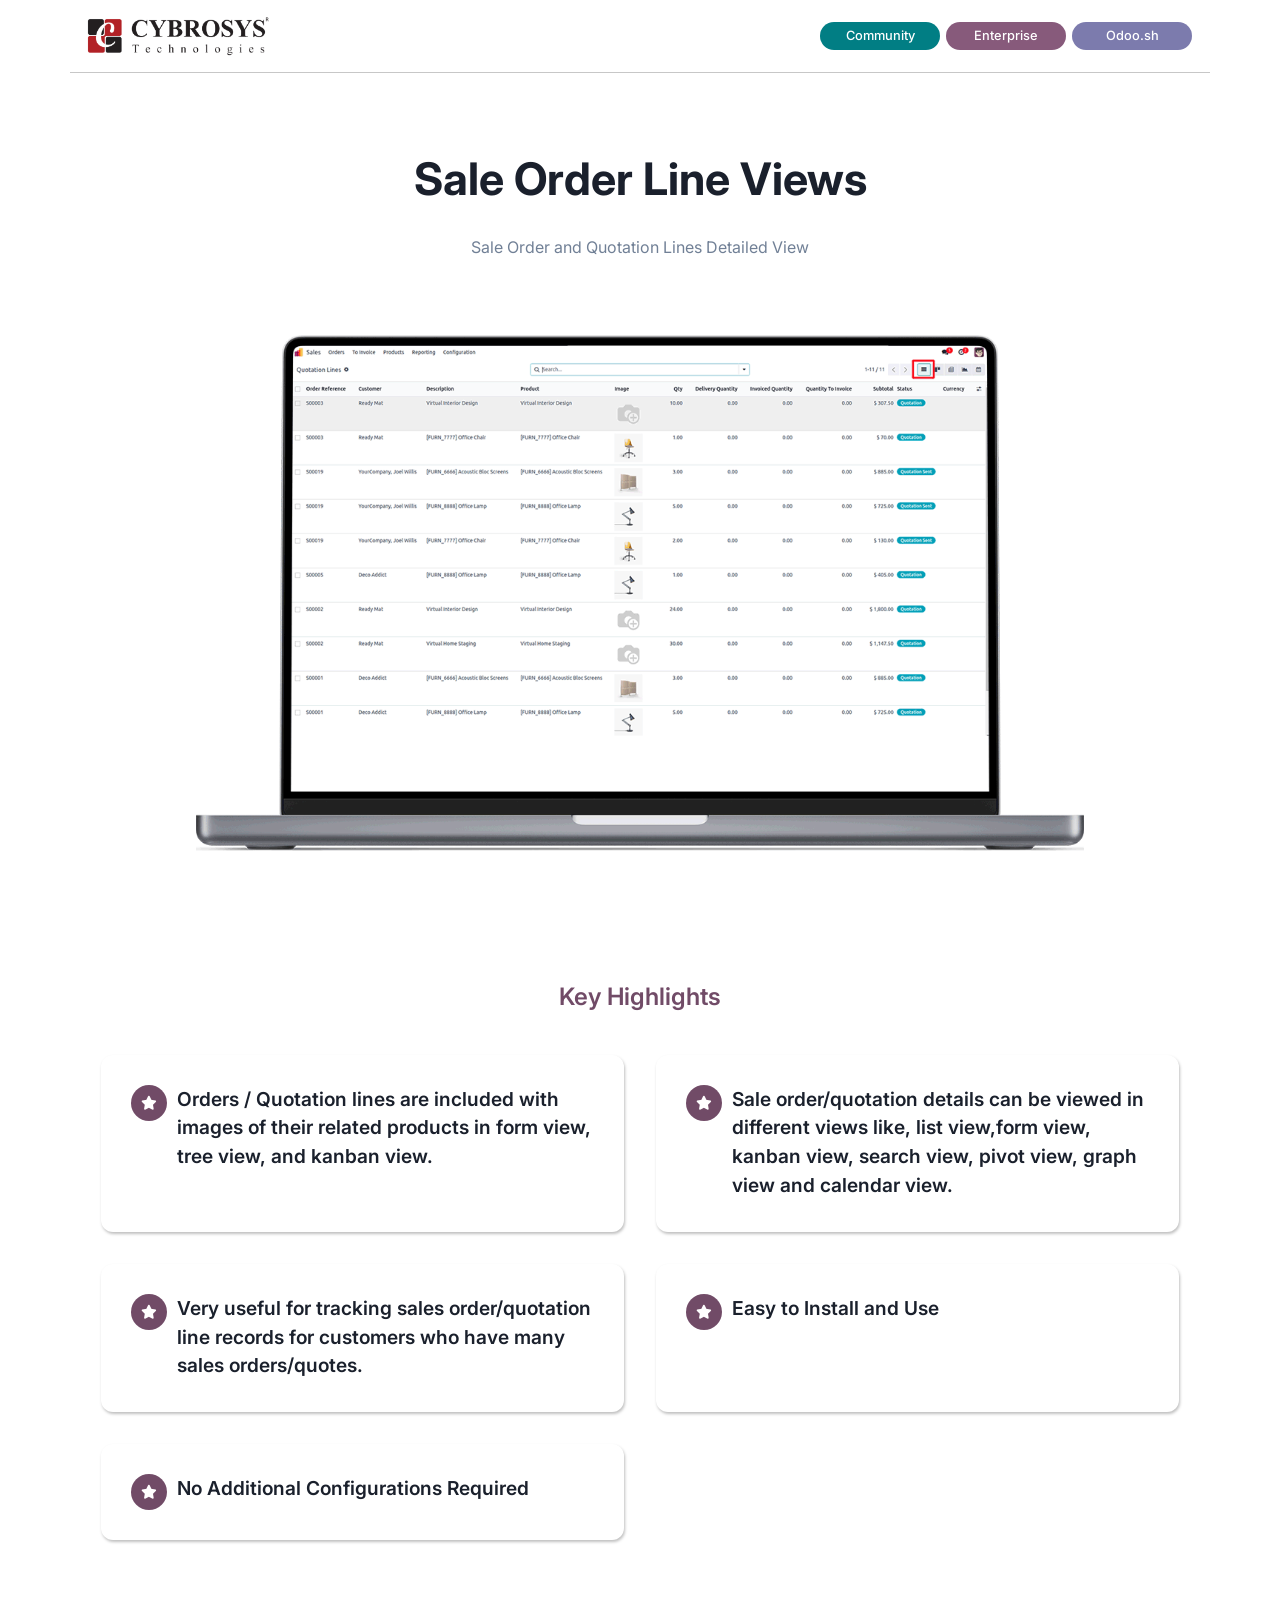
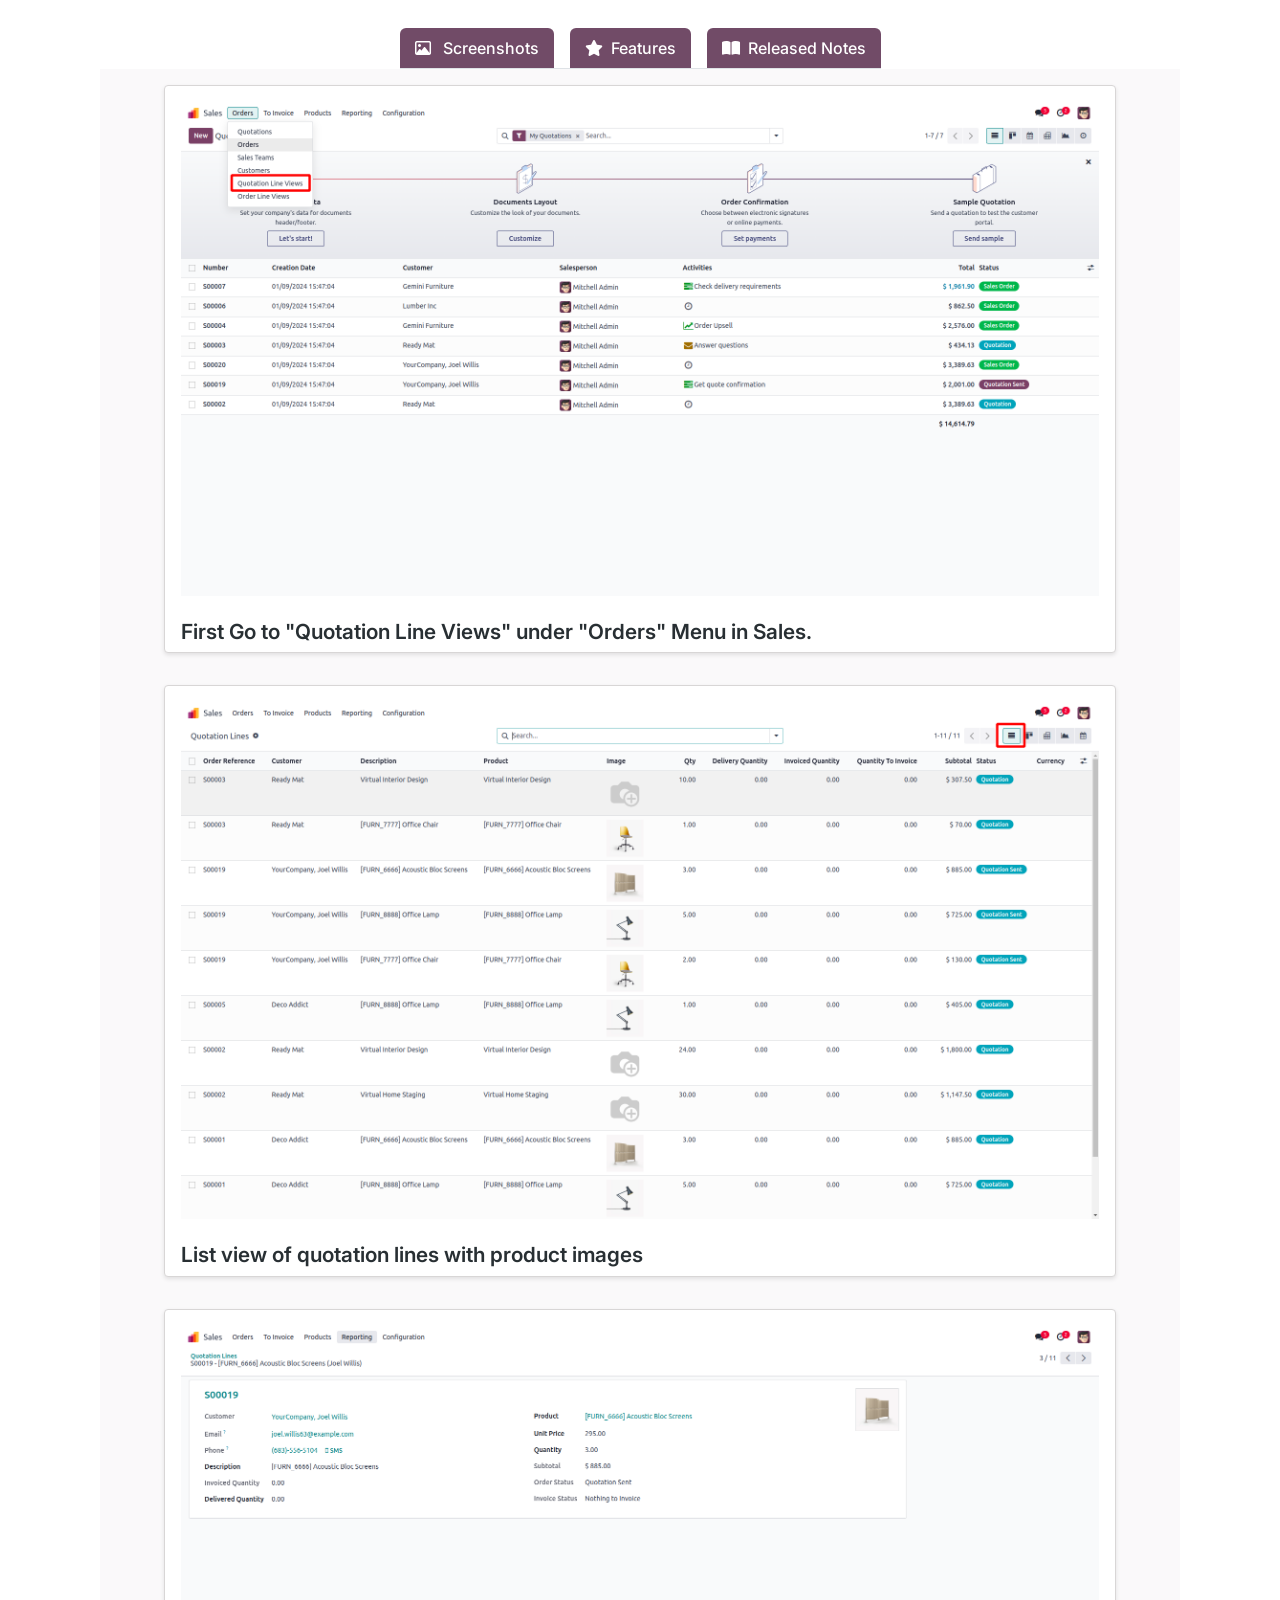
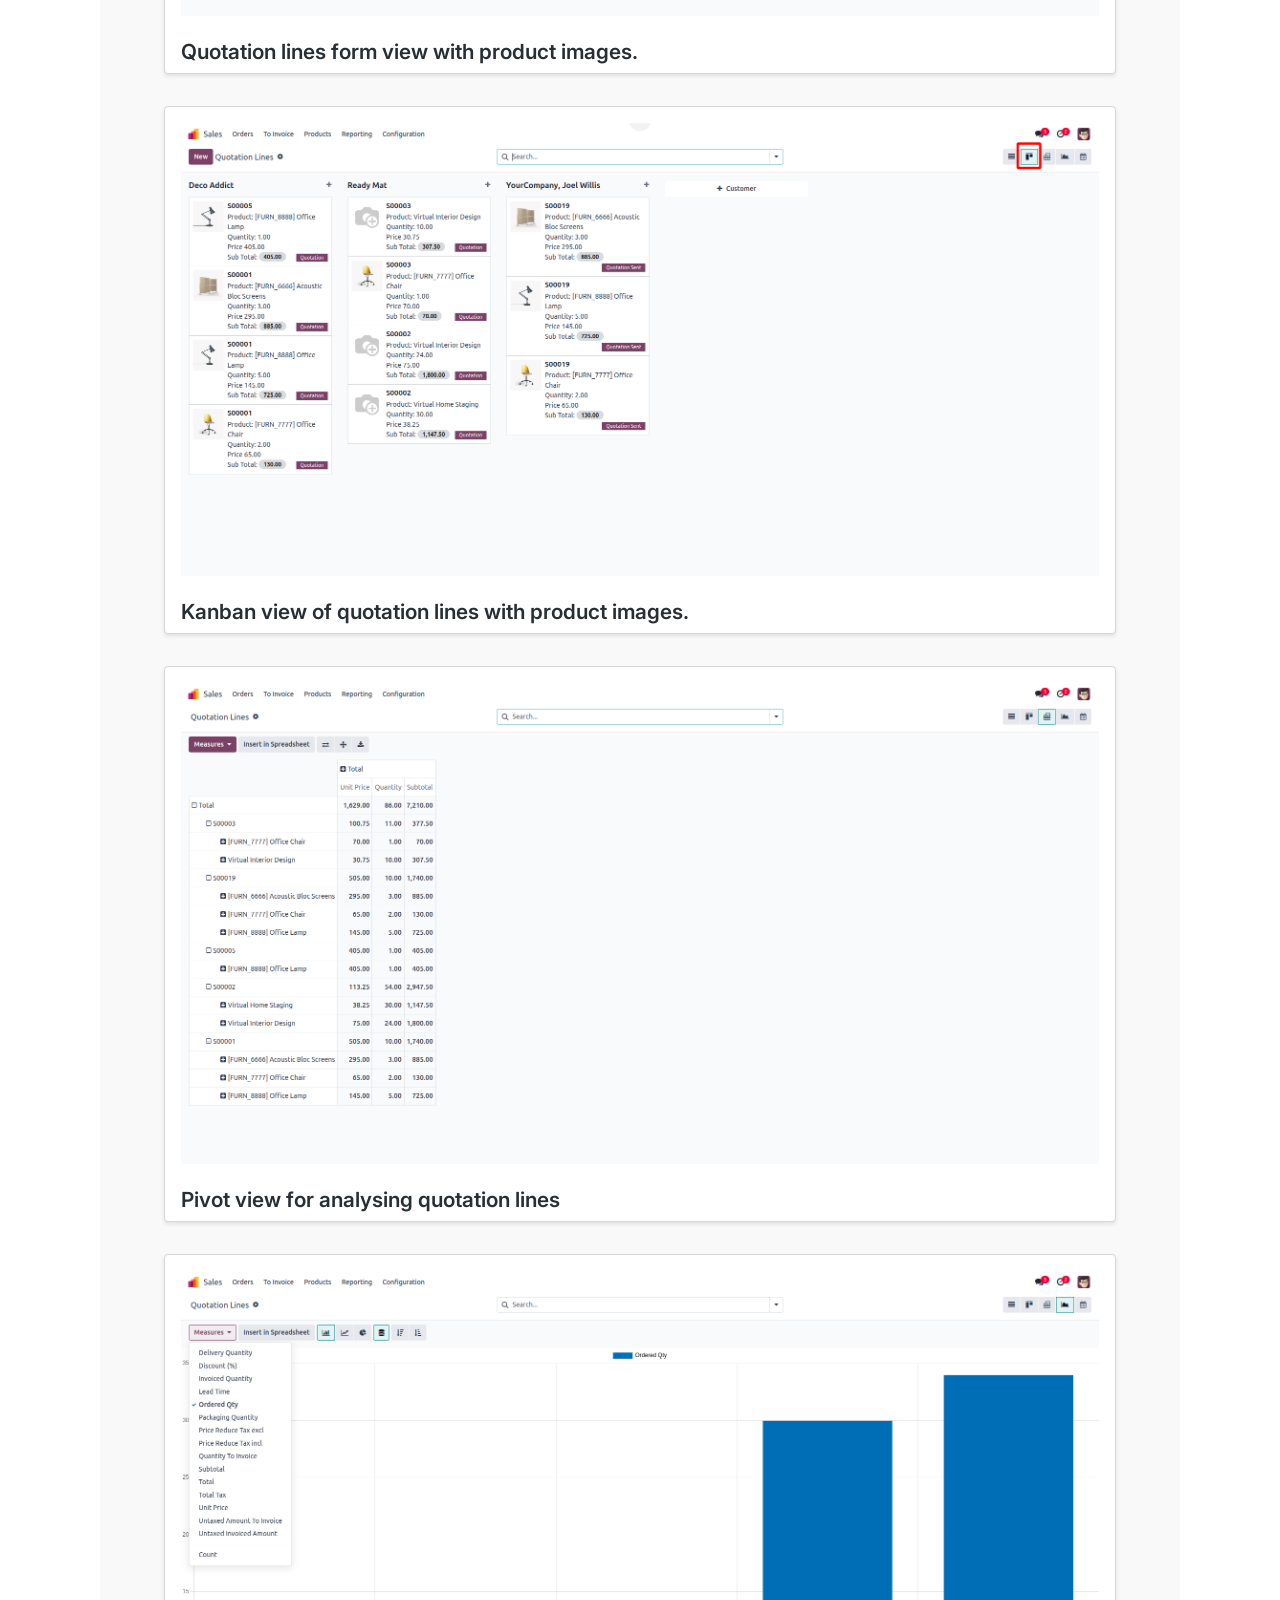
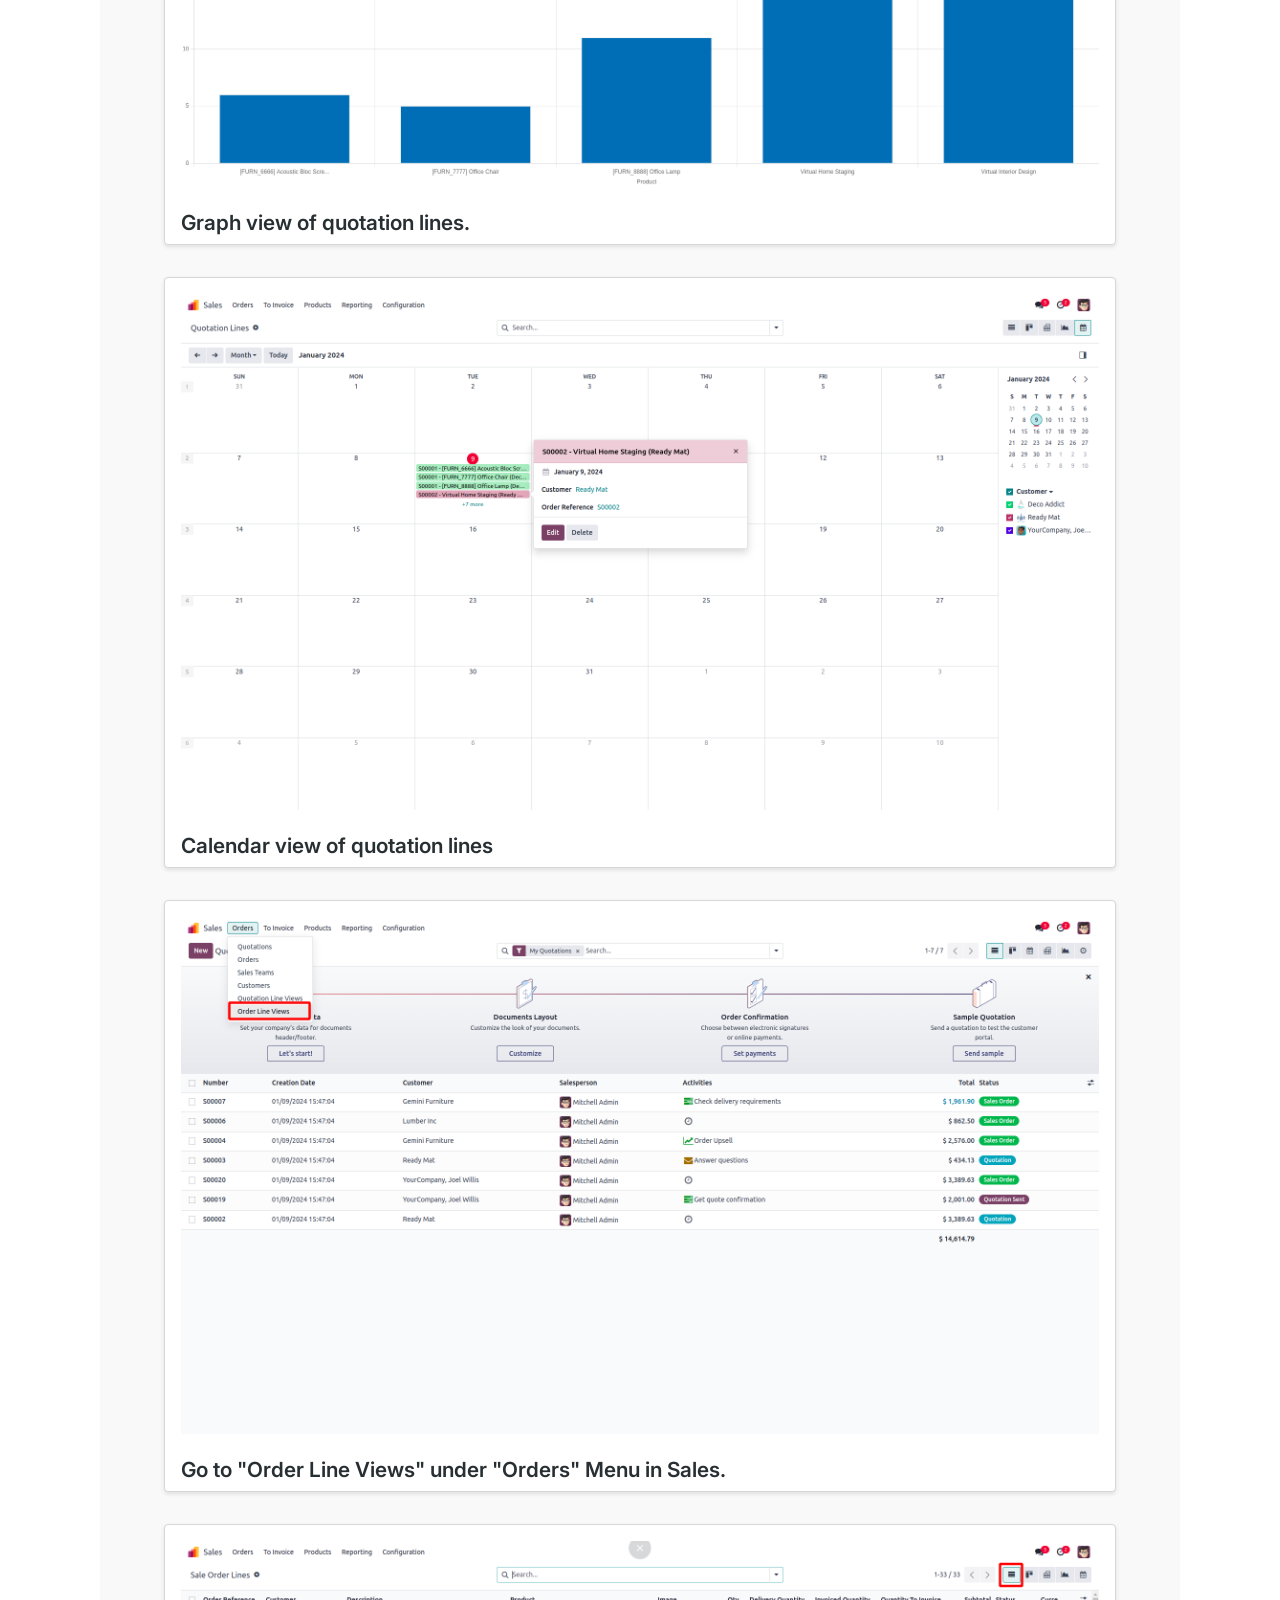
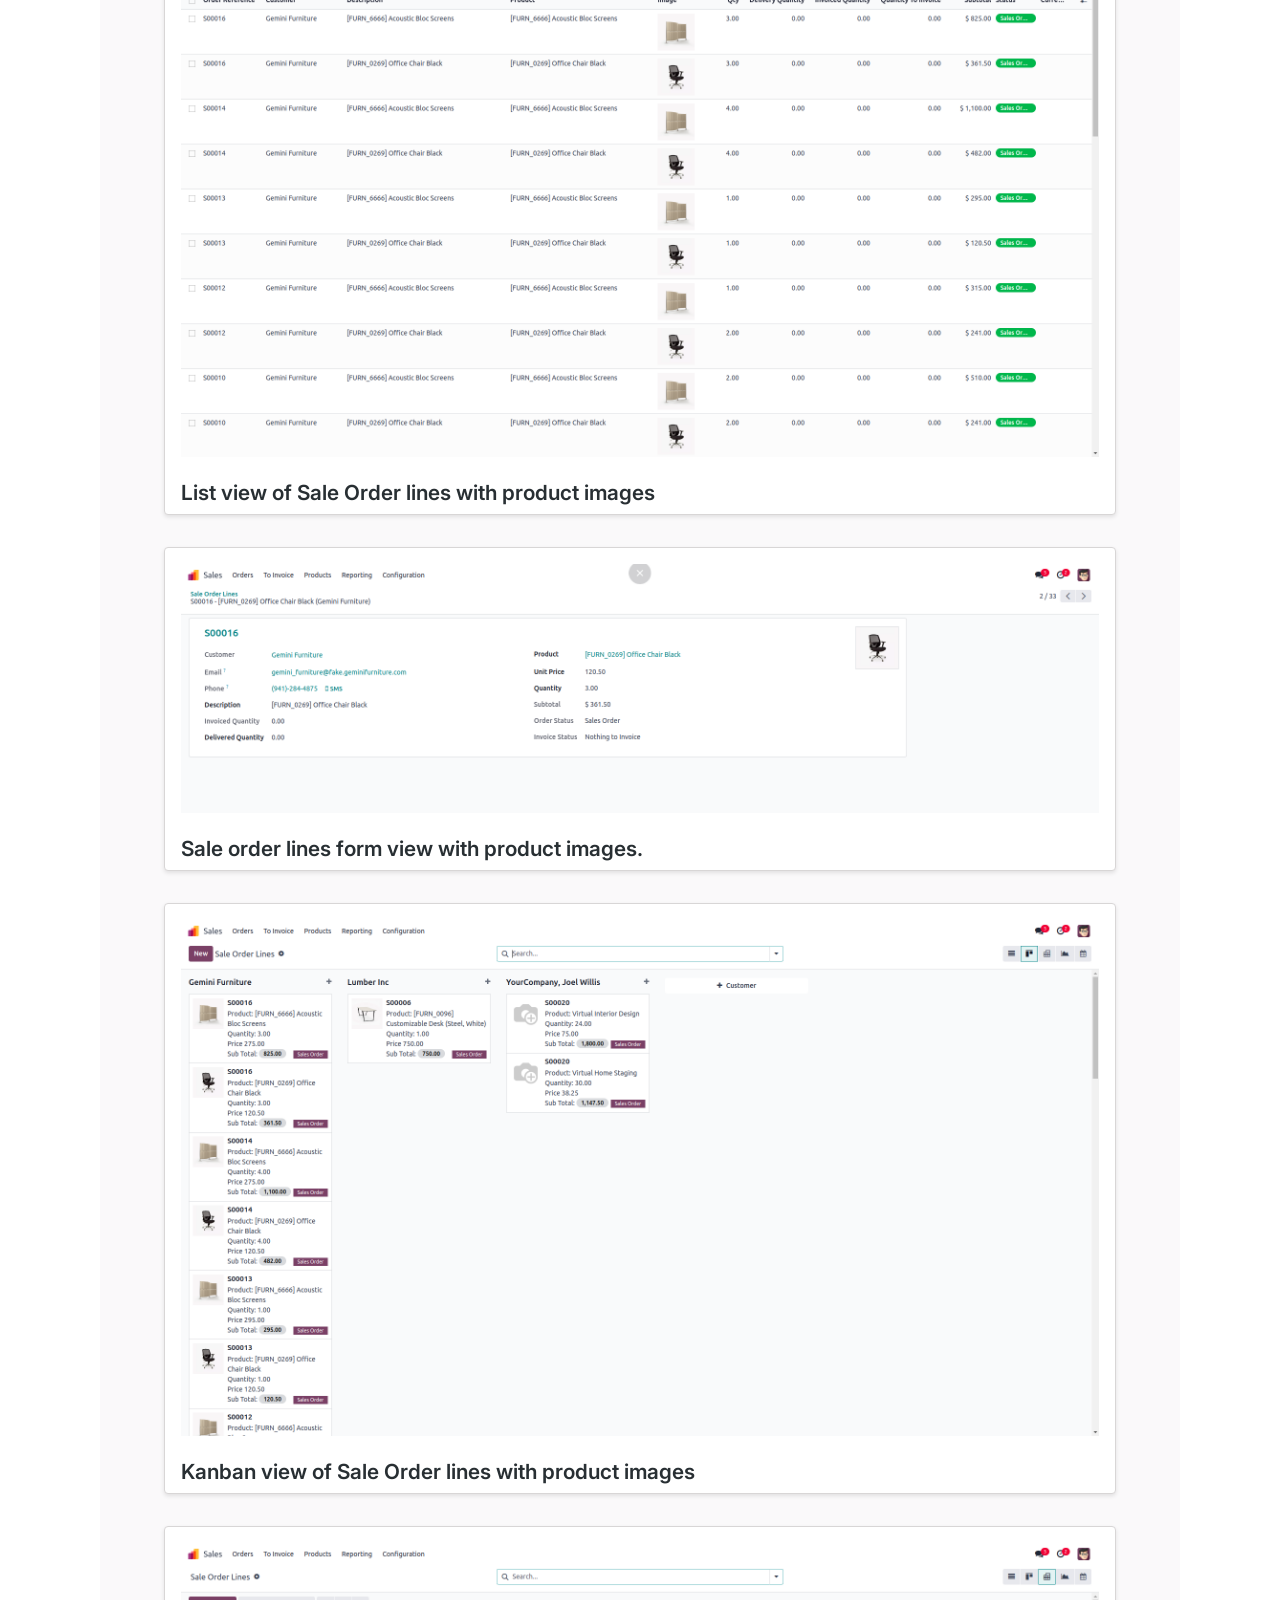
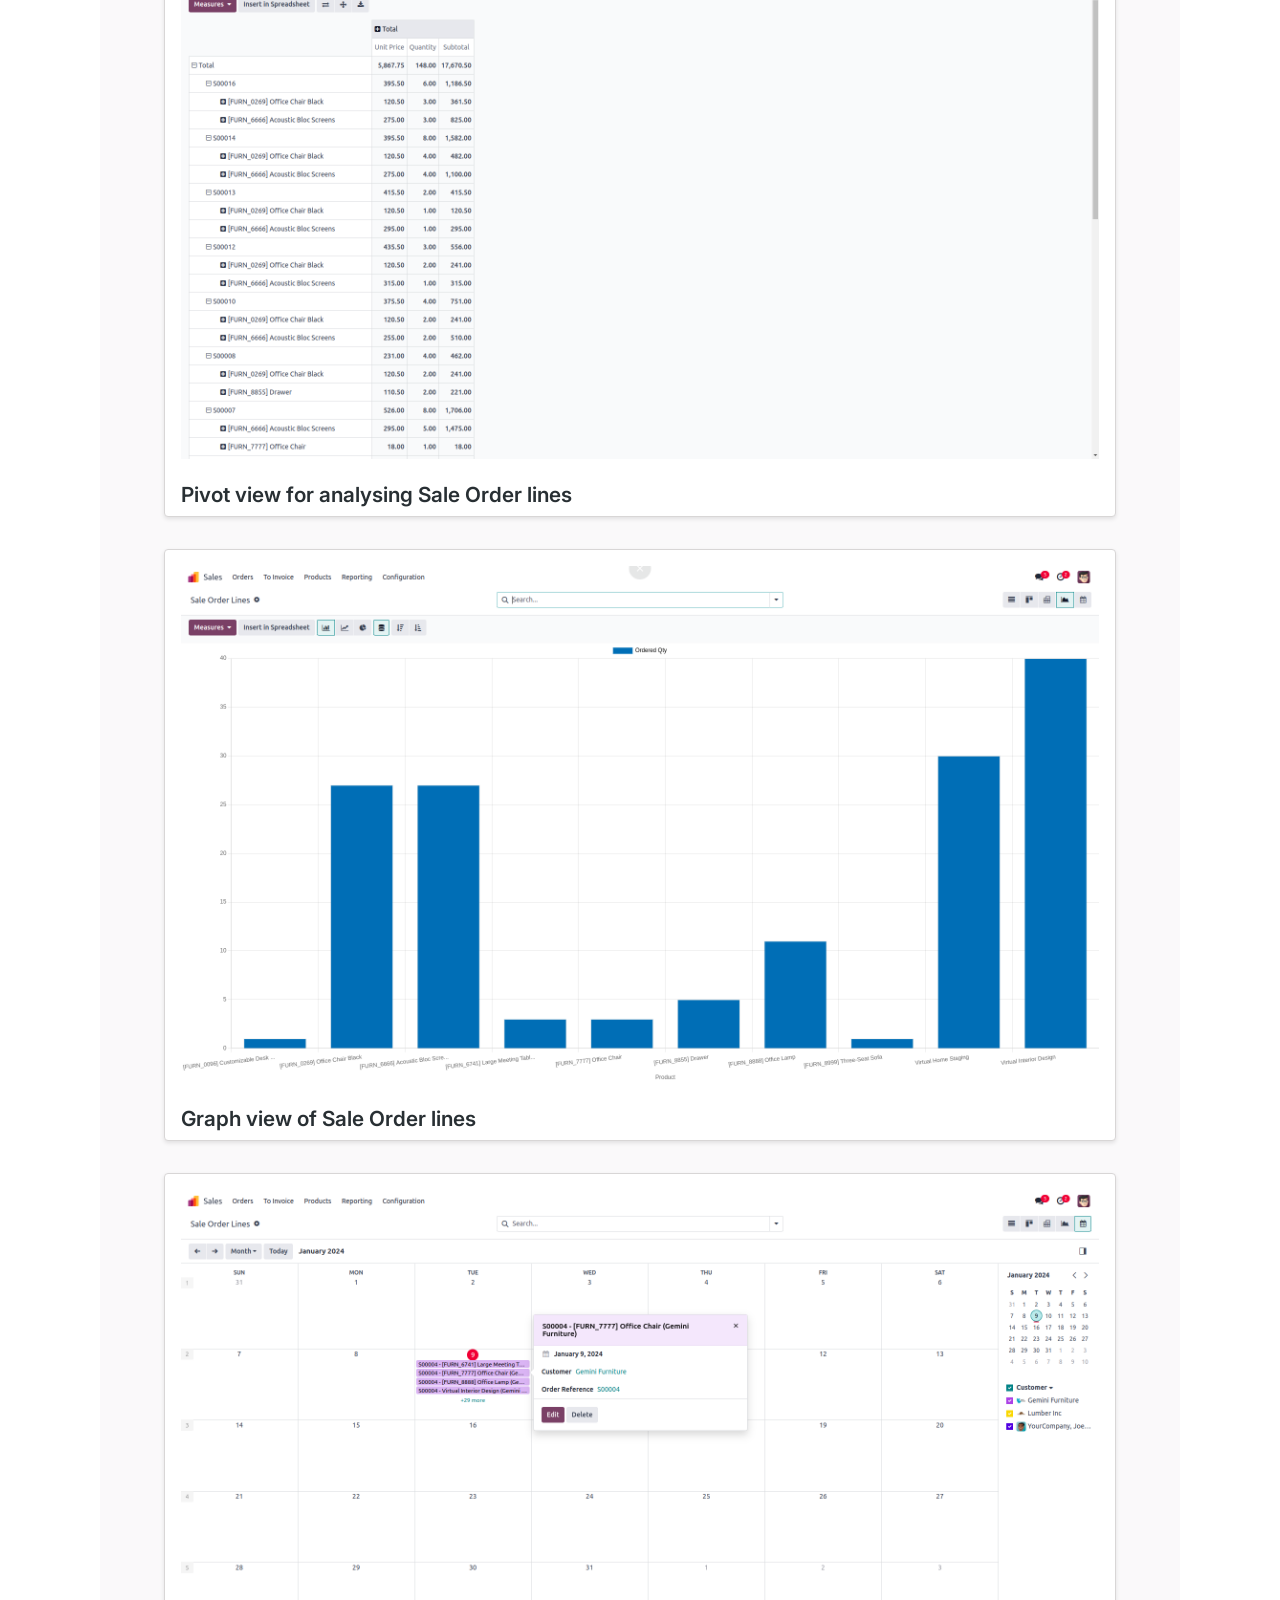
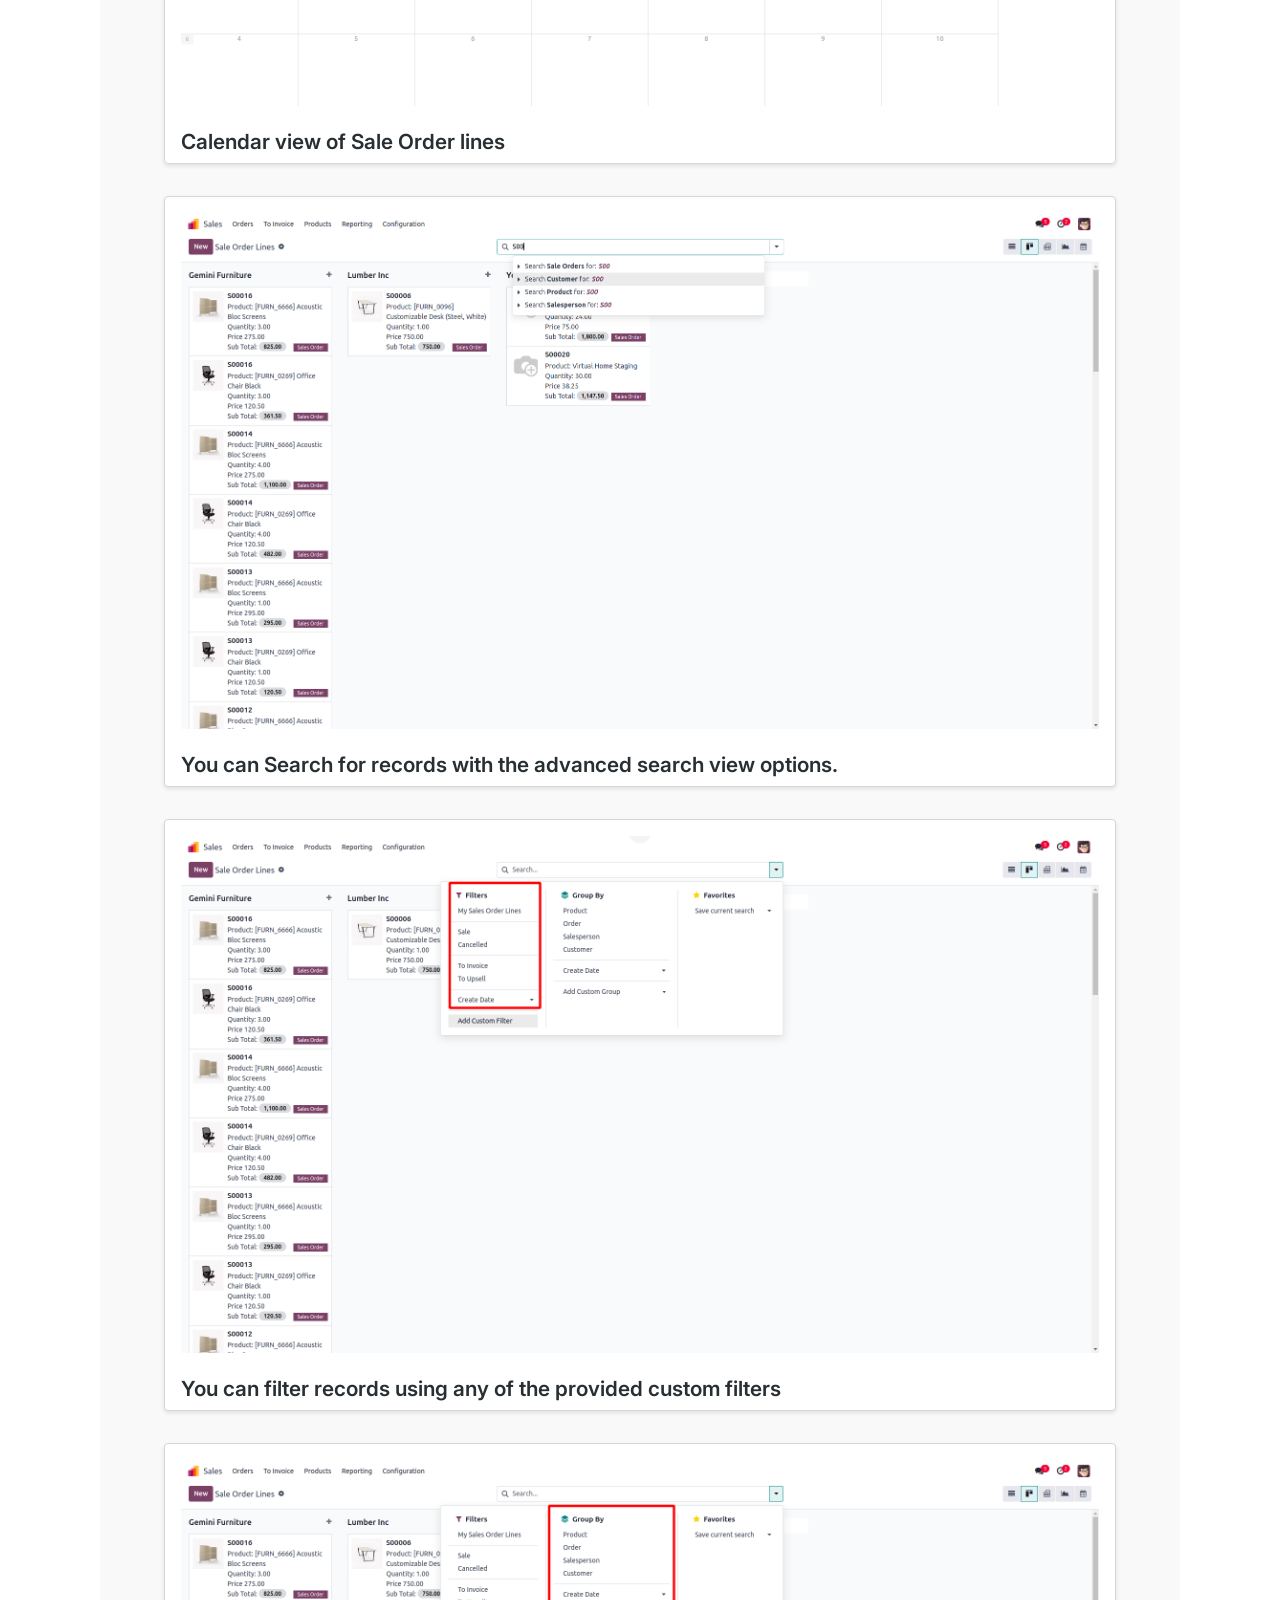
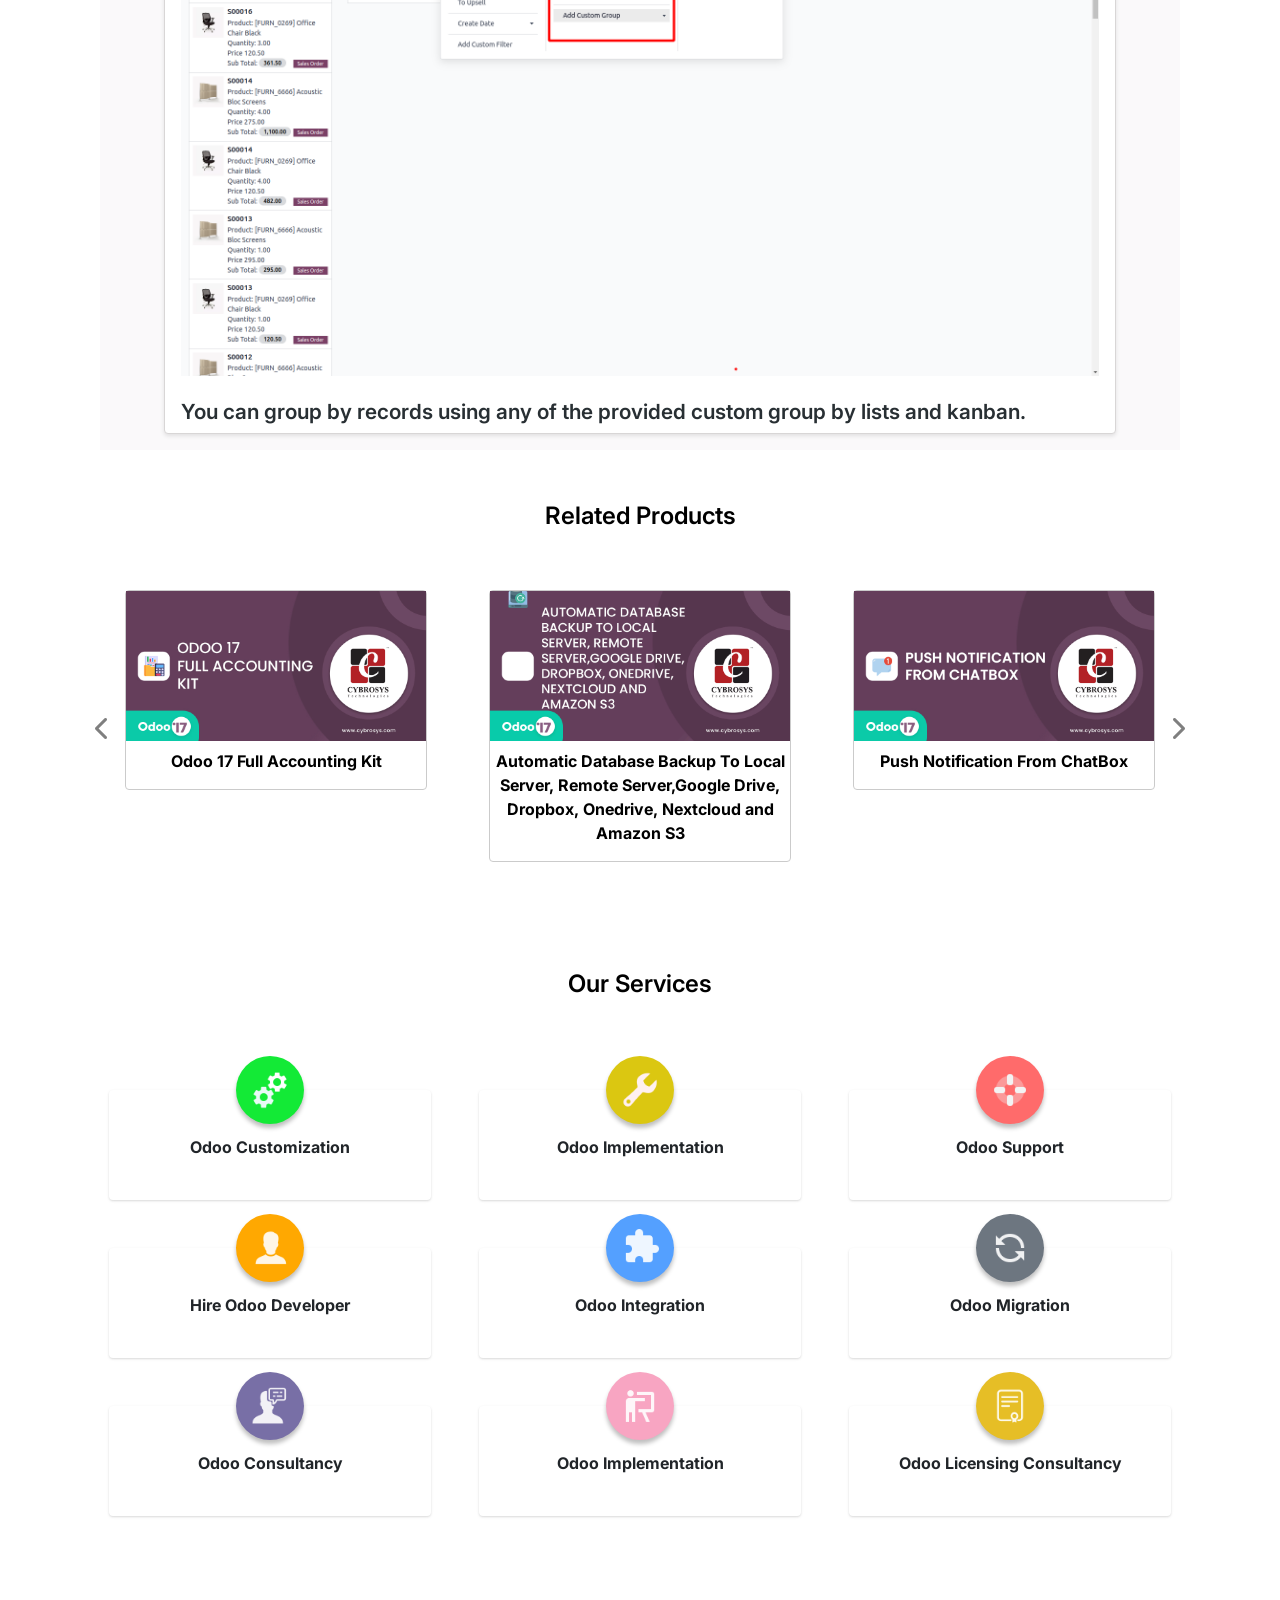
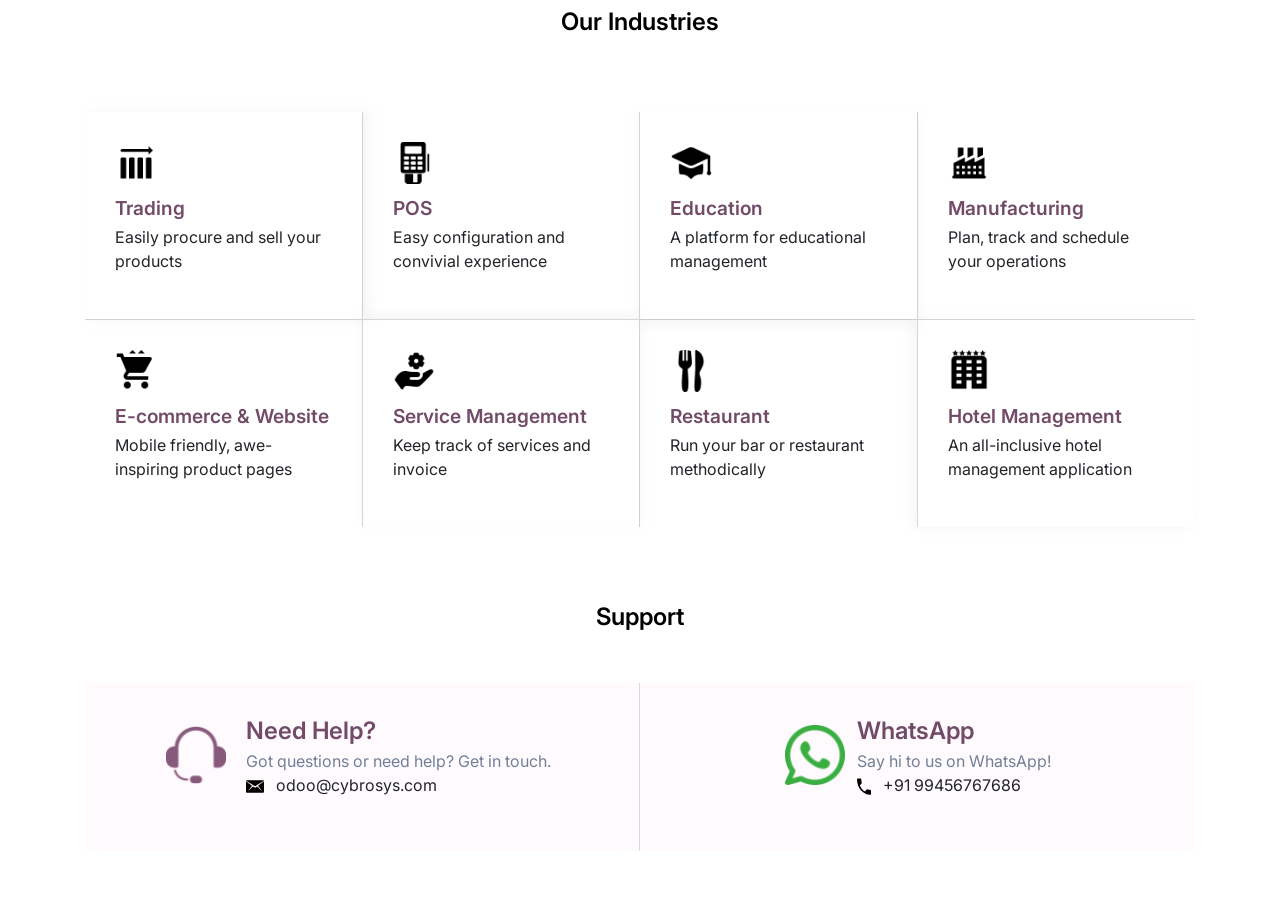
<file: odoo_sale_order_line_views/static/description/index.html>
<!DOCTYPE html>
<html lang="en">
<head>
    <meta charset="UTF-8">
    <meta name="viewport" content="width=device-width, initial-scale=1.0">
    <title>Odoo App 3 Index</title>
    <!-- Bootstrap CSS -->
    <link rel="stylesheet"
          href="https://cdn.jsdelivr.net/npm/bootstrap@4.0.0/dist/css/bootstrap.min.css"
          integrity="sha384-Gn5384xqQ1aoWXA+058RXPxPg6fy4IWvTNh0E263XmFcJlSAwiGgFAW/dAiS6JXm"
          crossorigin="anonymous">
    <link rel="stylesheet"
          href="https://cdnjs.cloudflare.com/ajax/libs/font-awesome/6.2.1/css/all.min.css">
    <link rel="preconnect" href="https://fonts.googleapis.com">
    <link rel="preconnect" href="https://fonts.gstatic.com" crossorigin>
    <link href="https://fonts.googleapis.com/css2?family=Inter:wght@400;500;600;700;800&display=swap"
          rel="stylesheet">
</head>
<body>
<section>
    <div class="container"
         style="font-family: 'Inter', sans-serif !important;background-color: #fff !important;">
        <div class="row">
            <div class="col-sm-12 col-md-12 col-lg-12 d-flex justify-content-between flex-wrap align-items-sm-center"
                 style="border-bottom:1px solid rgba(0, 0, 0, 0.22)">
                <div class="my-3">
                    <img src="assets/misc/Cybrosys R.png"
                         style="width:auto !important; height:40px !important">
                </div>
                <div class="my-3 d-flex align-items-center">
                    <div class="text-center"
                         style="background-color:#017E84 !important;font-size: 0.8rem !important; color:#fff !important; font-weight:500 !important; padding:4px !important; margin:0 3px !important; border-radius:50px !important; min-width: 120px !important;">
                        Community
                    </div>
                    <div class="text-center"
                         style="background-color:#875A7B !important; color:#fff !important;font-size: 0.8rem !important; font-weight:500 !important; padding:4px !important; margin:0 3px !important; border-radius:50px !important;min-width: 120px !important;">
                        Enterprise
                    </div>
                    <div class="text-center"
                         style="background-color:#7C7BAD !important; color:#fff !important;font-size: 0.8rem !important; font-weight:500 !important; padding:4px !important; margin:0 3px !important; border-radius:50px !important; min-width: 120px !important;">
                        Odoo.sh
                    </div>
                </div>
            </div>
        </div>
        <div class="row">
            <div class="col-sm-12 col-md-12 col-lg-12 text-center d-flex align-items-center flex-column"
                 style="margin: 80px 0px !important;">
                <h1 style="font-size: 2.8rem;font-weight: 700; color:
                    #1A202C;">
                    Sale Order Line Views</h1>
                <p class="my-3 mb-4"
                   style="max-width: 80%; font-weight: 400 !important; line-height: 32px; color: #718096;">
                    Sale Order and Quotation Lines Detailed View
                </p>
                <div style="width: 80%; margin-top: 3rem;">
                    <img src="assets/screenshots/hero.gif"
                         class="img-responsive" width="100%" height="auto">
                </div>
            </div>
        </div>
        <div class="container mt-5 mb-5">
            <div class="col-lg-12 d-flex flex-column justify-content-center align-items-center mt-4">
                <p class="m-0"
                   style="font-weight: 600; font-size: 24px; color:#714b67 !important">
                    Key Highlights
                </p>
            </div>
            <div class="row py-4">
                <div class="col-md-6 col-sm-12 p-3">
                    <div class="d-flex   h-100" style="padding: 30px;border-radius: 12px;
                                    background: #FFF;
                                    box-shadow: 1px 2px 3px 0px rgba(0, 0, 0, 0.25); ">
                        <div style="width: 36px; height: 36px; border-radius: 50%; background: #714B67;
                                    display: flex; justify-content: center; align-items: center;
                                    margin-right: 10px; flex-shrink: 0;">
                            <i class="fa-solid fa-star  "
                               style="color: #fff;font-size:14px;"></i>
                        </div>
                        <div>
                            <p style="color: #1A202C;font-weight: 600;
                                      font-size: 1.2rem; margin-bottom: 2px;">
                                Orders / Quotation lines are included with
                                images of their related products in form view,
                                tree view, and kanban view.
                            </p>
                        </div>
                    </div>
                </div>
                <div class="col-md-6 col-sm-12 p-3">
                    <div class="d-flex   h-100" style="padding: 30px;border-radius: 12px;
                                    background: #FFF;
                                    box-shadow: 1px 2px 3px 0px rgba(0, 0, 0, 0.25); ">
                        <div style="width: 36px; height: 36px; border-radius: 50%; background: #714B67;
                                    display: flex; justify-content: center; align-items: center;
                                    margin-right: 10px; flex-shrink: 0;">
                            <i class="fa-solid fa-star  "
                               style="color: #fff;font-size:14px;"></i>
                        </div>
                        <div>
                            <p style="color: #1A202C;font-weight: 600;
                                      font-size: 1.2rem; margin-bottom: 2px;">
                                Sale order/quotation details can be viewed in
                                different views like, list view,form view,
                                kanban view, search view, pivot view, graph
                                view and calendar view.
                            </p>
                        </div>
                    </div>
                </div>
                <div class="col-md-6 col-sm-12 p-3">
                    <div class="d-flex   h-100" style="padding: 30px;border-radius: 12px;
                                    background: #FFF;
                                    box-shadow: 1px 2px 3px 0px rgba(0, 0, 0, 0.25); ">
                        <div style="width: 36px; height: 36px; border-radius: 50%; background: #714B67;
                                    display: flex; justify-content: center; align-items: center;
                                    margin-right: 10px; flex-shrink: 0;">
                            <i class="fa-solid fa-star  "
                               style="color: #fff;font-size:14px;"></i>
                        </div>
                        <div>
                            <p style="color: #1A202C;font-weight: 600;
                                      font-size: 1.2rem; margin-bottom: 2px;">
                                Very useful for tracking sales order/quotation
                                line records for customers who have many sales
                                orders/quotes. </p>
                        </div>
                    </div>
                </div>
                <div class="col-md-6 col-sm-12 p-3">
                    <div class="d-flex   h-100" style="padding: 30px;border-radius: 12px;
                                    background: #FFF;
                                    box-shadow: 1px 2px 3px 0px rgba(0, 0, 0, 0.25); ">
                        <div style="width: 36px; height: 36px; border-radius: 50%; background: #714B67;
                                    display: flex; justify-content: center; align-items: center;
                                    margin-right: 10px; flex-shrink: 0;">
                            <i class="fa-solid fa-star  "
                               style="color: #fff;font-size:14px;"></i>
                        </div>
                        <div>
                            <p style="color: #1A202C;font-weight: 600;
                                      font-size: 1.2rem; margin-bottom: 2px;">
                                Easy to Install and Use
                            </p>
                        </div>
                    </div>
                </div>
                <div class="col-md-6 col-sm-12 p-3">
                    <div class="d-flex   h-100" style="padding: 30px;border-radius: 12px;
                                    background: #FFF;
                                    box-shadow: 1px 2px 3px 0px rgba(0, 0, 0, 0.25); ">
                        <div style="width: 36px; height: 36px; border-radius: 50%; background: #714B67;
                                    display: flex; justify-content: center; align-items: center;
                                    margin-right: 10px; flex-shrink: 0;">
                            <i class="fa-solid fa-star  "
                               style="color: #fff;font-size:14px;"></i>
                        </div>
                        <div>
                            <p style="color: #1A202C;font-weight: 600;
                                      font-size: 1.2rem; margin-bottom: 2px;">
                                No Additional Configurations Required
                            </p>
                        </div>
                    </div>
                </div>
            </div>
        </div>
        <div class="container rounded">
            <ul class="nav nav-tabs d-flex"
                style="width: fit-content;margin: 0 auto;gap: 1rem;">
                <li class="col text-center py-2 text-nowrap "
                    style="color: #fff; background-color: #714B67;border-radius: 6px 6px 0px 0px;">
                    <a class="active show" data-toggle="tab" href="#tab1"
                       style="color: #fff;font-weight: 500; background-color: #714B67; text-decoration: none;">
                        <i class="fa-regular fa-image  pr-2"
                           style="color: #fff;"></i>
                        Screenshots</a></li>
                <li class="col text-center py-2 text-nowrap "
                    style="color: #fff; background-color: #714B67;border-radius: 6px 6px 0px 0px;">
                    <a data-toggle="tab" href="#tab2"
                       style="color: #fff;font-weight: 500;  text-decoration: none;"><i
                            class="fa-solid fa-star  pr-2"
                            style="color: #fff;"></i>Features</a></li>
                <li class="col text-center py-2 text-nowrap "
                    style="color: #fff; background-color: #714B67;border-radius: 6px 6px 0px 0px;">
                    <a data-toggle="tab" href="#tab3"
                       style="color: #fff;font-weight: 500; text-decoration: none; background-color: #714B67;"><i
                            class="fa-solid fa-book-open  pr-2"
                            style="color: #fff;"></i>Released Notes</a></li>
            </ul>
            <div class="tab-content"
                 style="background-color: rgba(121, 113, 119, 0.04);">
                <div id="tab1" class="tab-pane fade in active show">
                    <div class="col-lg-12 py-2"
                         style="padding: 1rem 4rem !important;">
                        <div
                                style="border: 1px solid #d8d6d6; border-radius: 4px; background: #fff; box-shadow: 0 2px 4px rgba(0, 0, 0, 0.1);">
                            <div class="row justify-content-center p-3 w-100 m-0">
                                <img src="assets/screenshots/1.png"
                                     class="img-responsive" width="100%"
                                     height="auto">
                            </div>
                            <div class="px-3">
                                <h4 class="mt-2"
                                    style=" font-weight:600 !important; color:#282F33 !important; font-size:1.3rem !important">
                                    First Go to "Quotation Line Views" under
                                    "Orders" Menu in Sales.
                                </h4>
                            </div>
                        </div>
                    </div>
                    <div class="col-lg-12 py-2"
                         style="padding: 1rem 4rem !important;">
                        <div
                                style="border: 1px solid #d8d6d6; border-radius: 4px;  background: #fff; box-shadow: 0 2px 4px rgba(0, 0, 0, 0.1);">
                            <div class="row justify-content-center p-3 w-100 m-0">
                                <img src="assets/screenshots/2.png"
                                     class="img-responsive" width="100%"
                                     height="auto">
                            </div>
                            <div class="px-3">
                                <h4 class="mt-2"
                                    style=" font-weight:600 !important; color:#282F33 !important; font-size:1.3rem !important">
                                    List view of quotation lines with product
                                    images
                                </h4>
                            </div>
                        </div>
                    </div>
                    <div class="col-lg-12 py-2"
                         style="padding: 1rem 4rem !important;">
                        <div
                                style="border: 1px solid #d8d6d6; border-radius: 4px;  background: #fff; box-shadow: 0 2px 4px rgba(0, 0, 0, 0.1);">
                            <div class="row justify-content-center p-3 w-100 m-0">
                                <img src="assets/screenshots/3.png"
                                     class="img-responsive" width="100%"
                                     height="auto">
                            </div>
                            <div class="px-3">
                                <h4 class="mt-2"
                                    style=" font-weight:600 !important; color:#282F33 !important; font-size:1.3rem !important">
                                    Quotation lines form view with product
                                    images.</h4>
                            </div>
                        </div>
                    </div>
                    <div class="col-lg-12 py-2"
                         style="padding: 1rem 4rem !important;">
                        <div
                                style="border: 1px solid #d8d6d6; border-radius: 4px;  background: #fff; box-shadow: 0 2px 4px rgba(0, 0, 0, 0.1);">
                            <div class="row justify-content-center p-3 w-100 m-0">
                                <img src="assets/screenshots/4.png"
                                     class="img-responsive" width="100%"
                                     height="auto">
                            </div>
                            <div class="px-3">
                                <h4 class="mt-2"
                                    style=" font-weight:600 !important; color:#282F33 !important; font-size:1.3rem !important">
                                    Kanban view of quotation lines with product
                                    images.
                                </h4>
                            </div>
                        </div>
                    </div>
                    <div class="col-lg-12 py-2"
                         style="padding: 1rem 4rem !important;">
                        <div
                                style="border: 1px solid #d8d6d6; border-radius: 4px;  background: #fff; box-shadow: 0 2px 4px rgba(0, 0, 0, 0.1);">
                            <div class="row justify-content-center p-3 w-100 m-0">
                                <img src="assets/screenshots/5.png"
                                     class="img-responsive" width="100%"
                                     height="auto">
                            </div>
                            <div class="px-3">
                                <h4 class="mt-2"
                                    style=" font-weight:600 !important; color:#282F33 !important; font-size:1.3rem !important">
                                    Pivot view for analysing quotation lines
                                </h4>
                            </div>
                        </div>
                    </div>
                    <div class="col-lg-12 py-2"
                         style="padding: 1rem 4rem !important;">
                        <div
                                style="border: 1px solid #d8d6d6; border-radius: 4px;  background: #fff; box-shadow: 0 2px 4px rgba(0, 0, 0, 0.1);">
                            <div class="row justify-content-center p-3 w-100 m-0">
                                <img src="assets/screenshots/6.png"
                                     class="img-responsive" width="100%"
                                     height="auto">
                            </div>
                            <div class="px-3">
                                <h4 class="mt-2"
                                    style=" font-weight:600 !important; color:#282F33 !important; font-size:1.3rem !important">
                                    Graph view of quotation lines.
                                </h4>
                            </div>
                        </div>
                    </div>
                    <div class="col-lg-12 py-2"
                         style="padding: 1rem 4rem !important;">
                        <div
                                style="border: 1px solid #d8d6d6; border-radius: 4px;  background: #fff; box-shadow: 0 2px 4px rgba(0, 0, 0, 0.1);">
                            <div class="row justify-content-center p-3 w-100 m-0">
                                <img src="assets/screenshots/7.png"
                                     class="img-responsive" width="100%"
                                     height="auto">
                            </div>
                            <div class="px-3">
                                <h4 class="mt-2"
                                    style=" font-weight:600 !important; color:#282F33 !important; font-size:1.3rem !important">
                                    Calendar view of quotation lines
                                </h4>
                            </div>
                        </div>
                    </div>
                    <div class="col-lg-12 py-2"
                         style="padding: 1rem 4rem !important;">
                        <div
                                style="border: 1px solid #d8d6d6; border-radius: 4px;  background: #fff; box-shadow: 0 2px 4px rgba(0, 0, 0, 0.1);">
                            <div class="row justify-content-center p-3 w-100 m-0">
                                <img src="assets/screenshots/8.png"
                                     class="img-responsive" width="100%"
                                     height="auto">
                            </div>
                            <div class="px-3">
                                <h4 class="mt-2"
                                    style=" font-weight:600 !important; color:#282F33 !important; font-size:1.3rem !important">
                                    Go to "Order Line Views" under "Orders"
                                    Menu in Sales.
                                </h4>
                            </div>
                        </div>
                    </div>
                    <div class="col-lg-12 py-2"
                         style="padding: 1rem 4rem !important;">
                        <div
                                style="border: 1px solid #d8d6d6; border-radius: 4px;  background: #fff; box-shadow: 0 2px 4px rgba(0, 0, 0, 0.1);">
                            <div class="row justify-content-center p-3 w-100 m-0">
                                <img src="assets/screenshots/9.png"
                                     class="img-responsive" width="100%"
                                     height="auto">
                            </div>
                            <div class="px-3">
                                <h4 class="mt-2"
                                    style=" font-weight:600 !important; color:#282F33 !important; font-size:1.3rem !important">
                                    List view of Sale Order lines with product
                                    images
                                </h4>
                            </div>
                        </div>
                    </div>
                    <div class="col-lg-12 py-2"
                         style="padding: 1rem 4rem !important;">
                        <div
                                style="border: 1px solid #d8d6d6; border-radius: 4px;  background: #fff; box-shadow: 0 2px 4px rgba(0, 0, 0, 0.1);">
                            <div class="row justify-content-center p-3 w-100 m-0">
                                <img src="assets/screenshots/10.png"
                                     class="img-responsive" width="100%"
                                     height="auto">
                            </div>
                            <div class="px-3">
                                <h4 class="mt-2"
                                    style=" font-weight:600 !important; color:#282F33 !important; font-size:1.3rem !important">
                                    Sale order lines form view with product
                                    images.
                                </h4>
                            </div>
                        </div>
                    </div>
                    <div class="col-lg-12 py-2"
                         style="padding: 1rem 4rem !important;">
                        <div
                                style="border: 1px solid #d8d6d6; border-radius: 4px;  background: #fff; box-shadow: 0 2px 4px rgba(0, 0, 0, 0.1);">
                            <div class="row justify-content-center p-3 w-100 m-0">
                                <img src="assets/screenshots/11.png"
                                     class="img-responsive" width="100%"
                                     height="auto">
                            </div>
                            <div class="px-3">
                                <h4 class="mt-2"
                                    style=" font-weight:600 !important; color:#282F33 !important; font-size:1.3rem !important">
                                    Kanban view of Sale Order lines with
                                    product images
                                </h4>
                            </div>
                        </div>
                    </div>
                    <div class="col-lg-12 py-2"
                         style="padding: 1rem 4rem !important;">
                        <div
                                style="border: 1px solid #d8d6d6; border-radius: 4px;  background: #fff; box-shadow: 0 2px 4px rgba(0, 0, 0, 0.1);">
                            <div class="row justify-content-center p-3 w-100 m-0">
                                <img src="assets/screenshots/12.png"
                                     class="img-responsive" width="100%"
                                     height="auto">
                            </div>
                            <div class="px-3">
                                <h4 class="mt-2"
                                    style=" font-weight:600 !important; color:#282F33 !important; font-size:1.3rem !important">
                                    Pivot view for analysing Sale Order lines
                                </h4>
                            </div>
                        </div>
                    </div>
                    <div class="col-lg-12 py-2"
                         style="padding: 1rem 4rem !important;">
                        <div
                                style="border: 1px solid #d8d6d6; border-radius: 4px;  background: #fff; box-shadow: 0 2px 4px rgba(0, 0, 0, 0.1);">
                            <div class="row justify-content-center p-3 w-100 m-0">
                                <img src="assets/screenshots/13.png"
                                     class="img-responsive" width="100%"
                                     height="auto">
                            </div>
                            <div class="px-3">
                                <h4 class="mt-2"
                                    style=" font-weight:600 !important; color:#282F33 !important; font-size:1.3rem !important">
                                    Graph view of Sale Order lines
                                </h4>
                            </div>
                        </div>
                    </div>
                    <div class="col-lg-12 py-2"
                         style="padding: 1rem 4rem !important;">
                        <div
                                style="border: 1px solid #d8d6d6; border-radius: 4px;  background: #fff; box-shadow: 0 2px 4px rgba(0, 0, 0, 0.1);">
                            <div class="row justify-content-center p-3 w-100 m-0">
                                <img src="assets/screenshots/14.png"
                                     class="img-responsive" width="100%"
                                     height="auto">
                            </div>
                            <div class="px-3">
                                <h4 class="mt-2"
                                    style=" font-weight:600 !important; color:#282F33 !important; font-size:1.3rem !important">
                                    Calendar view of Sale Order lines
                                </h4>
                            </div>
                        </div>
                    </div>
                    <div class="col-lg-12 py-2"
                         style="padding: 1rem 4rem !important;">
                        <div
                                style="border: 1px solid #d8d6d6; border-radius: 4px;  background: #fff; box-shadow: 0 2px 4px rgba(0, 0, 0, 0.1);">
                            <div class="row justify-content-center p-3 w-100 m-0">
                                <img src="assets/screenshots/15.png"
                                     class="img-responsive" width="100%"
                                     height="auto">
                            </div>
                            <div class="px-3">
                                <h4 class="mt-2"
                                    style=" font-weight:600 !important; color:#282F33 !important; font-size:1.3rem !important">
                                    You can Search for records with the
                                    advanced search view options.
                                </h4>
                            </div>
                        </div>
                    </div>
                    <div class="col-lg-12 py-2"
                         style="padding: 1rem 4rem !important;">
                        <div
                                style="border: 1px solid #d8d6d6; border-radius: 4px;  background: #fff; box-shadow: 0 2px 4px rgba(0, 0, 0, 0.1);">
                            <div class="row justify-content-center p-3 w-100 m-0">
                                <img src="assets/screenshots/16.png"
                                     class="img-responsive" width="100%"
                                     height="auto">
                            </div>
                            <div class="px-3">
                                <h4 class="mt-2"
                                    style=" font-weight:600 !important; color:#282F33 !important; font-size:1.3rem !important">
                                    You can filter records using any of the provided custom filters
                                </h4>
                            </div>
                        </div>
                    </div>
                    <div class="col-lg-12 py-2"
                         style="padding: 1rem 4rem !important;">
                        <div
                                style="border: 1px solid #d8d6d6; border-radius: 4px;  background: #fff; box-shadow: 0 2px 4px rgba(0, 0, 0, 0.1);">
                            <div class="row justify-content-center p-3 w-100 m-0">
                                <img src="assets/screenshots/17.png"
                                     class="img-responsive" width="100%"
                                     height="auto">
                            </div>
                            <div class="px-3">
                                <h4 class="mt-2"
                                    style=" font-weight:600 !important; color:#282F33 !important; font-size:1.3rem !important">
                                    You can group by records using any of the provided custom group by lists and kanban.
                                </h4>
                            </div>
                        </div>
                    </div>

                </div>


                <div id="tab2" class="tab-pane fade">
                    <div class="col-mg-12" style="padding: 1rem 4rem;">
                        <ul style="list-style: none; padding: 1rem 0;font-weight: 500;">
                            <li class="py-3"
                                style="font-weight: 500;background-color: #fff; border-radius: 4px; padding: 1rem; margin-bottom: 1rem; box-shadow: 0 2px 4px rgba(0, 0, 0, 0.1);">
                                    <span style="margin-right: 12px;"><img
                                            src="assets/misc/star (1) 2.svg"
                                            alt=""
                                            width="16px">Sale Order Line Views is a module which helps in viewing quotation/sale order lines with custom views </span>
                            </li>
                            <li class="py-3"
                                style="font-weight: 500;background-color: #fff; border-radius: 4px; padding: 1rem; margin-bottom: 1rem; box-shadow: 0 2px 4px rgba(0, 0, 0, 0.1);">
                                    <span style="margin-right: 12px;"><img
                                            src="assets/misc/star (1) 2.svg"
                                            alt=""
                                            width="16px">User Can Easily analyse order lines directly with the help of list view, form view, kanban view, search view, pivot view, graph view and calendar view.</span>
                            </li>
                        </ul>
                    </div>
                </div>
                <div id="tab3" class="tab-pane fade">
                    <div class="col-mg-12 active" style="padding: 1rem 4rem;">
                        <div class="py-3"
                             style="font-weight: 500;background-color: #fff; border-radius: 4px; padding: 1rem; box-shadow: 0 2px 4px rgba(0, 0, 0, 0.1);">
                            <div class="d-flex mb-3"
                                 style="font-size: 0.8rem; font-weight: 500;"><span>Version
                                        17.0.1.0.0</span><span
                                    class="px-2">|</span><span
                                    style="color: #714B67;font-weight: 600;">Released on:22nd Jan 2024</span>
                            </div>
                            <p class="m-0"
                               style=" color:#718096!important; font-size:1rem !important;line-height: 28px;">
                                Initial Commit for Sale Order Line Views
                            </p>
                        </div>
                    </div>
                </div>
            </div>
        </div>
        <div class="container mt-5">
            <div class="col-lg-12 d-flex flex-column justify-content-center align-items-center mt-5">
                <p class="m-0"
                   style="font-weight: 600; font-size: 24px; color:#000 !important">
                    Related Products</p>
            </div>
        </div>
        <div id="myCarousel" class="carousel slide py-3" data-ride="carousel">
            <div class="carousel-inner">
                <div class="carousel-item active">
                    <div class="row p-4">
                        <div class="col">
                            <div class="p-3">
                                <a href="https://apps.odoo.com/apps/modules/17.0/base_accounting_kit/"
                                   style="color: #000; text-decoration: none;">
                                    <div style="border:1px solid #CBCBCB !important;border-radius: 4px;">
                                        <div style="width: 300px; ">
                                            <img src="assets/modules/1.jpg"
                                                 alt="" width="100%"
                                                 height="auto">

                                        </div>
                                        <p class="text-center pt-2 text-black font-weight-bold">
                                            Odoo 17 Full Accounting Kit</p>
                                    </div>
                                </a>
                            </div>
                        </div>
                        <div class="col">
                            <div class="p-3">
                                <a href="https://apps.odoo.com/apps/modules/17.0/auto_database_backup/"
                                   style="color: #000; text-decoration: none;">
                                    <div style="border:1px solid #CBCBCB !important;border-radius: 4px;">
                                        <div style="width: 300px; ">
                                            <img src="assets/modules/2.gif"
                                                 alt="" width="100%"
                                                 height="auto">
                                        </div>
                                        <p class="text-center pt-2 text-black font-weight-bold">
                                            Automatic Database Backup To Local
                                            Server, Remote Server,Google Drive,
                                            Dropbox, Onedrive, Nextcloud and
                                            Amazon S3</p>
                                    </div>
                                </a>
                            </div>
                        </div>
                        <div class="col">
                            <div class="p-3">
                                <a href="https://apps.odoo.com/apps/modules/17.0/mail_push_notification/"
                                   style="color: #000; text-decoration: none;">
                                    <div style="border:1px solid #CBCBCB !important;border-radius: 4px;">
                                        <div style="width: 300px; ">
                                            <img src="assets/modules/3.jpg"
                                                 alt="" width="100%"
                                                 height="auto">
                                        </div>
                                        <p class="text-center pt-2 text-black font-weight-bold">
                                            Push Notification From ChatBox</p>
                                    </div>
                                </a>
                            </div>
                        </div>
                    </div>
                </div>
                <div class="carousel-item">
                    <div class="row p-4">
                        <div class="col">
                            <div class="p-3">
                                <a href="https://apps.odoo.com/apps/modules/17.0/direct_print_odoo/"
                                   style="color: #000; text-decoration: none;">
                                    <div style="border:1px solid #CBCBCB !important;border-radius: 4px;">
                                        <div style="width: 300px; ">
                                            <img src="assets/modules/4.jpg"
                                                 alt="" width="100%"
                                                 height="auto">
                                        </div>
                                        <p class="text-center pt-2 text-black font-weight-bold">
                                            Direct Print</p>
                                    </div>
                                </a>
                            </div>
                        </div>
                        <div class="col">
                            <div class="p-3">
                                <a href="https://apps.odoo.com/apps/modules/17.0/login_user_detail/"
                                   style="color: #000; text-decoration: none;">
                                    <div style="border:1px solid #CBCBCB !important;border-radius: 4px;">
                                        <div style="width: 300px;">
                                            <img src="assets/modules/5.png"
                                                 alt="" width="100%"
                                                 height="auto">
                                        </div>
                                        <p class="text-center pt-2 text-black font-weight-bold">
                                            User Log Details</p>
                                    </div>
                                </a>
                            </div>
                        </div>
                        <div class="col">
                            <div class="p-3">
                                <a href="https://apps.odoo.com/apps/modules/17.0/hr_payroll_account_community/"
                                   style="color: #000; text-decoration: none;">
                                    <div style="border:1px solid #CBCBCB !important;border-radius: 4px;">
                                        <div style="width: 300px;">
                                            <img src="assets/modules/6.jpg"
                                                 alt="" width="100%"
                                                 height="auto">
                                        </div>
                                        <p class="text-center pt-2 text-black font-weight-bold">
                                            Odoo17 Payroll Accounting</p>
                                    </div>
                                </a>
                            </div>
                        </div>
                    </div>
                </div>
            </div>
            <a class="carousel-control-prev" href="#myCarousel"
               data-slide="prev" style="width: 35px; color: #000;">
                    <span class="carousel-control-prev-icon">
                        <i class="fa fa-chevron-left"
                           style="font-size: 24px;"></i>
                    </span>
            </a>
            <a class="carousel-control-next" href="#myCarousel"
               data-slide="next" style="width: 35px; color: #000;">
                    <span class="carousel-control-next-icon">
                        <i class="fa fa-chevron-right"
                           style="font-size: 24px;"></i>
                    </span>
            </a>
        </div>
        <div class="container mt-5">
            <div class="col-lg-12 d-flex flex-column justify-content-center align-items-center mt-4">
                <p class="m-0"
                   style="font-weight: 600; font-size: 24px; color:#000 !important">
                    Our Services</p>

            </div>
        </div>
        <div class="container my-5">
            <div class="row py-3">
                <div class="col-md-4 col-sm-6 px-4 py-4">
                    <div
                            style="background-color: #fff; padding: 25px; text-align: center;  box-shadow: rgba(0, 0, 0, 0.1) 0px 1px 3px 0px, rgba(0, 0, 0, 0.06) 0px 1px 2px 0px; position: relative;border-radius: 4px;">
                        <div style="position: absolute; top: 0%; left: 50%; transform: translate(-50%, -50%);">
                            <div style="background-color:#13EA36 ; border-radius: 50%; padding: 15px;    width: 68px;
                                    height: 68px; display: inline-block; box-shadow:0px 4px 4px rgba(0, 0, 0, 0.25);">
                                <img src="assets/icons/cogs.png"
                                     alt="service-icon" width="38px"
                                     height="auto">
                            </div>
                        </div>
                        <p style="margin-top: 20px; font-weight: bold;">Odoo
                            Customization</p>
                    </div>
                </div>
                <div class="col-md-4 col-sm-6 px-4 py-4">
                    <div
                            style="background-color: #fff; padding: 25px; text-align: center; box-shadow: rgba(0, 0, 0, 0.1) 0px 1px 3px 0px, rgba(0, 0, 0, 0.06) 0px 1px 2px 0px; position: relative;border-radius: 4px;">
                        <div style="position: absolute; top: 0%; left: 50%; transform: translate(-50%, -50%);">
                            <div style="background-color:#DBC711; border-radius: 50%; padding: 15px;    width: 68px;
                                    height: 68px; display: inline-block; box-shadow:0px 4px 4px rgba(0, 0, 0, 0.25);">
                                <img src="assets/icons/wrench.png"
                                     alt="service-icon" width="38px"
                                     height="auto">
                            </div>
                        </div>
                        <p style="margin-top: 20px; font-weight: bold;">Odoo
                            Implementation</p>
                    </div>
                </div>
                <div class="col-md-4 col-sm-6 px-4 py-4">
                    <div
                            style="background-color: #fff; padding: 25px; text-align: center;  box-shadow: rgba(0, 0, 0, 0.1) 0px 1px 3px 0px, rgba(0, 0, 0, 0.06) 0px 1px 2px 0px; position: relative; border-radius: 4px;">
                        <div style="position: absolute; top: 0%; left: 50%; transform: translate(-50%, -50%);">
                            <div style="background-color:#FF6B6B ; border-radius: 50%; padding: 15px;    width: 68px;
                                    height: 68px; display: inline-block; box-shadow:0px 4px 4px rgba(0, 0, 0, 0.25);">
                                <img src="assets/icons/lifebuoy.png"
                                     alt="service-icon" width="38px"
                                     height="auto">
                            </div>
                        </div>
                        <p style="margin-top: 20px; font-weight: bold;">Odoo
                            Support</p>
                    </div>
                </div>
                <div class="col-md-4 col-sm-6 px-4 py-4">
                    <div
                            style="background-color: #fff; padding: 25px; text-align: center; box-shadow: rgba(0, 0, 0, 0.1) 0px 1px 3px 0px, rgba(0, 0, 0, 0.06) 0px 1px 2px 0px; position: relative; border-radius: 4px;">
                        <div style="position: absolute; top: 0%; left: 50%; transform: translate(-50%, -50%);">
                            <div style="background-color:#FFA801 ; border-radius: 50%; padding: 15px;    width: 68px;
                                    height: 68px; display: inline-block; box-shadow:0px 4px 4px rgba(0, 0, 0, 0.25);">
                                <img src="assets/icons/user.png"
                                     alt="service-icon" width="38px"
                                     height="auto">
                            </div>
                        </div>
                        <p style="margin-top: 20px; font-weight: bold;">Hire
                            Odoo Developer</p>
                    </div>
                </div>
                <div class="col-md-4 col-sm-6 px-4 py-4">
                    <div
                            style="background-color: #fff; padding: 25px; text-align: center;  box-shadow: rgba(0, 0, 0, 0.1) 0px 1px 3px 0px, rgba(0, 0, 0, 0.06) 0px 1px 2px 0px; position: relative; border-radius: 4px;">

                        <div style="position: absolute; top: 0%; left: 50%; transform: translate(-50%, -50%);">
                            <div style="background-color:#54A0FF; border-radius: 50%; padding: 15px;    width: 68px;
                                    height: 68px; display: inline-block; box-shadow:0px 4px 4px rgba(0, 0, 0, 0.25);">
                                <img src="assets/icons/puzzle.png"
                                     alt="service-icon" width="38px"
                                     height="auto">
                            </div>
                        </div>
                        <p style="margin-top: 20px; font-weight: bold;">Odoo
                            Integration</p>
                    </div>
                </div>
                <div class="col-md-4 col-sm-6 px-4 py-4">
                    <div
                            style="background-color: #fff; padding: 25px; text-align: center;  box-shadow: rgba(0, 0, 0, 0.1) 0px 1px 3px 0px, rgba(0, 0, 0, 0.06) 0px 1px 2px 0px; position: relative;border-radius: 4px;">
                        <div style="position: absolute; top: 0%; left: 50%; transform: translate(-50%, -50%);">
                            <div style="background-color:#6D7680 ; border-radius: 50%; padding: 15px;    width: 68px;
                                    height: 68px; display: inline-block; box-shadow:0px 4px 4px rgba(0, 0, 0, 0.25);">
                                <img src="assets/icons/update.png"
                                     alt="service-icon" width="38px"
                                     height="auto">
                            </div>
                        </div>
                        <p style="margin-top: 20px; font-weight: bold;">Odoo
                            Migration</p>
                    </div>
                </div>
                <div class="col-md-4 col-sm-6 px-4 py-4">
                    <div
                            style="background-color: #fff; padding: 25px; text-align: center;  box-shadow: rgba(0, 0, 0, 0.1) 0px 1px 3px 0px, rgba(0, 0, 0, 0.06) 0px 1px 2px 0px; position: relative;border-radius: 4px;">
                        <div style="position: absolute; top: 0%; left: 50%; transform: translate(-50%, -50%);">
                            <div style="background-color:#786FA6 ; border-radius: 50%; padding: 15px;    width: 68px;
                                    height: 68px; display: inline-block; box-shadow:0px 4px 4px rgba(0, 0, 0, 0.25);">
                                <img src="assets/icons/consultation.png"
                                     alt="service-icon" width="38px"
                                     height="auto">
                            </div>
                        </div>
                        <p style="margin-top: 20px; font-weight: bold;">Odoo
                            Consultancy</p>
                    </div>
                </div>
                <div class="col-md-4 col-sm-6 px-4 py-4">
                    <div
                            style="background-color: #fff; padding: 25px; text-align: center; box-shadow: rgba(0, 0, 0, 0.1) 0px 1px 3px 0px, rgba(0, 0, 0, 0.06) 0px 1px 2px 0px;position: relative;border-radius: 4px;">
                        <div style="position: absolute; top: 0%; left: 50%; transform: translate(-50%, -50%);">
                            <div style="background-color:#F8A5C2 ; border-radius: 50%; padding: 15px;    width: 68px;
                                    height: 68px; display: inline-block; box-shadow:0px 4px 4px rgba(0, 0, 0, 0.25);">
                                <img src="assets/icons/training.png"
                                     alt="service-icon" width="38px"
                                     height="auto">
                            </div>
                        </div>
                        <p style="margin-top: 20px; font-weight: bold;">Odoo
                            Implementation</p>
                    </div>
                </div>
                <div class="col-md-4 col-sm-6 px-4 py-4">
                    <div
                            style="background-color: #fff; padding: 25px; text-align: center;  box-shadow: rgba(0, 0, 0, 0.1) 0px 1px 3px 0px, rgba(0, 0, 0, 0.06) 0px 1px 2px 0px; position: relative;border-radius: 4px;">
                        <div style="position: absolute; top: 0%; left: 50%; transform: translate(-50%, -50%);">
                            <div style="background-color:#E6BE26; border-radius: 50%; padding: 15px;    width: 68px;
                                    height: 68px; display: inline-block; box-shadow:0px 4px 4px rgba(0, 0, 0, 0.25);">
                                <img src="assets/icons/license.png"
                                     alt="service-icon" width="38px"
                                     height="auto">
                            </div>
                        </div>
                        <p style="margin-top: 20px; font-weight: bold;">Odoo
                            Licensing Consultancy</p>
                    </div>
                </div>
            </div>
        </div>
        <div class="container mt-5">
            <div class="col-lg-12 d-flex flex-column justify-content-center align-items-center mt-4">
                <p class="m-0"
                   style="font-weight: 600; font-size: 24px; color:#000 !important">
                    Our Industries</p>
            </div>
        </div>
        <div class="container">
            <div class="row my-5 py-4">
                <div class="col-md-3 col-sm-6 p-0">
                    <div class="d-flex flex-column h-100 "
                         style="border-right: 1px solid rgb(209, 209, 209); border-bottom: 1px solid  rgb(209, 209, 209); padding: 30px; box-shadow: 6px 0 10px rgba(228, 227, 227, 0.373);">
                        <img src="assets/icons/trading-black.png" width="42px"
                             height="auto" alt="">
                        <p style="color: #714B67;font-weight: 600; margin-top: 10px;
                           font-size: 1.2rem; margin-bottom: 2px;">Trading</p>
                        <p>Easily procure and sell your products</p>
                    </div>
                </div>
                <div class="col-md-3 col-sm-6  p-0">
                    <div class="d-flex flex-column h-100"
                         style="border-right: 1px solid rgb(209, 209, 209);border-bottom: 1px solid  rgb(209, 209, 209); padding: 30px;">
                        <img src="assets/icons/pos-black.png" width="42px"
                             height="auto" alt="">
                        <p style="color: #714B67;font-weight: 600; margin-top: 10px;
                            font-size: 1.2rem; margin-bottom: 2px;">POS</p>
                        <p>Easy configuration and convivial experience</p>
                    </div>
                </div>
                <div class="col-md-3 col-sm-6  p-0">
                    <div class="d-flex flex-column h-100"
                         style="border-right: 1px solid  rgb(209, 209, 209);border-bottom: 1px solid   rgba(0, 0, 0, 0.2); padding: 30px; box-shadow: 0 5px 10px  rgba(228, 227, 227, 0.373)">
                        <img src="assets/icons/education-black.png"
                             width="42px" height="auto" alt="">
                        <p style="color: #714B67;font-weight: 600; margin-top: 10px;
                            font-size: 1.2rem; margin-bottom: 2px;">
                            Education</p>
                        <p>A platform for educational management</p>
                    </div>
                </div>
                <div class="col-md-3 col-sm-6  p-0">
                    <div class="d-flex flex-column h-100"
                         style="border-bottom: 1px solid  rgb(209, 209, 209); padding: 30px; ">
                        <img src="assets/icons/manufacturing-black.png"
                             width="42px" height="auto" alt="">
                        <p style="color: #714B67;font-weight: 600; margin-top: 10px;
                            font-size: 1.2rem; margin-bottom: 2px;">
                            Manufacturing</p>
                        <p>Plan, track and schedule your operations</p>
                    </div>
                </div>
                <div class="col-md-3 col-sm-6 p-0">
                    <div class="d-flex flex-column h-100"
                         style="border-right: 1px solid  rgb(209, 209, 209); padding: 30px;">
                        <img src="assets/icons/ecom-black.png" width="42px"
                             height="auto" alt="">
                        <p style="color: #714B67;font-weight: 600; margin-top: 10px;
                            font-size: 1.2rem; margin-bottom: 2px;">E-commerce
                            & Website</p>
                        <p>Mobile friendly, awe-inspiring product pages</p>
                    </div>
                </div>
                <div class="col-md-3 col-sm-6   p-0">
                    <div class="d-flex flex-column h-100"
                         style="border-right: 1px solid  rgb(209, 209, 209); padding: 30px;box-shadow: 0 -5px 10px  rgba(228, 227, 227, 0.373);">
                        <img src="assets/icons/service-black.png" width="42px"
                             height="auto" alt="">
                        <p style="color: #714B67;font-weight: 600; margin-top: 10px;
                            font-size: 1.2rem; margin-bottom: 2px;">Service
                            Management</p>
                        <p>Keep track of services and invoice</p>
                    </div>
                </div>
                <div class="col-md-3 col-sm-6    p-0">
                    <div class="d-flex flex-column h-100"
                         style="border-right: 1px solid  rgb(209, 209, 209); padding: 30px; ">
                        <img src="assets/icons/restaurant-black.png"
                             width="42px" height="auto" alt="">
                        <p style="color: #714B67;font-weight: 600; margin-top: 10px;
                            font-size: 1.2rem; margin-bottom: 2px;">
                            Restaurant</p>
                        <p>Run your bar or restaurant methodically</p>
                    </div>
                </div>
                <div class="col-md-3 col-sm-6   p-0">
                    <div class="d-flex flex-column h-100"
                         style=" padding: 30px;box-shadow: -5px 0 10px  rgba(228, 227, 227, 0.373);">
                        <img src="assets/icons/hotel-black.png" width="42px"
                             height="auto" alt="">
                        <p style="color: #714B67;font-weight: 600; margin-top: 10px;
                            font-size: 1.2rem; margin-bottom: 2px;">Hotel
                            Management</p>
                        <p>An all-inclusive hotel management application</p>
                    </div>
                </div>
            </div>
        </div>
        <div class="container mt-5">
            <div class="col-lg-12 d-flex flex-column justify-content-center align-items-center mt-5">
                <p class="m-0"
                   style="font-weight: 600; font-size: 24px; color:#000 !important">
                    Support</p>
            </div>
        </div>
        <div class="container my-5">
            <div class="row" style="background-color: #FFFAFE;">
                <div class="col-md-6 pb-4  d-flex align-items-center justify-content-center"
                     style="border-right: 1px solid #D9D9D9;">
                    <div style="padding: 30px;">
                        <div class="d-flex align-items-center">
                            <img src="assets/misc/support (1) 1.svg" alt=""
                                 width="60px" style="margin-right: 12px;">
                            <div style="padding: 0px 8px;">
                                    <span
                                            style="color: #714B67;font-size: 24px;font-weight: 600;padding-bottom: 1rem;">Need
                                        Help?</span>
                                <p class="m-0" style="color:#718096;">Got
                                    questions or need help? Get in touch.</p>
                                <div style="font-weight: 400;"><span><img
                                        src="assets/misc/support-email.svg"
                                        alt=""
                                        width="18px"
                                        style="filter: invert(1);margin-right: 0.8rem;"></span>odoo@cybrosys.com
                                </div>
                            </div>
                        </div>
                    </div>
                </div>
                <div class="col-md-6 pb-4 d-flex align-items-center justify-content-center">
                    <div style="padding: 30px;">
                        <div class="d-flex align-items-center">
                            <img src="assets/misc/whatsapp 1.svg" alt=""
                                 width="60px" style="margin-right: 12px;">
                            <div>
                                <span style="color: #714B67;font-size: 24px;font-weight: 600;">WhatsApp</span>
                                <p class="m-0" style="color:#718096;">Say hi to
                                    us on WhatsApp!</p>
                                <div style="font-weight: 400; font-size: 16px;"><span><img
                                        src="assets/misc/phone.svg"
                                        alt="" width="14px"
                                        style="filter: invert(1); margin-right: 0.8rem;"></span>+91
                                    99456767686
                                </div>
                            </div>
                        </div>
                    </div>
                </div>
            </div>
        </div>
    </div>
</section>
<!-- Optional JavaScript -->
<!-- jQuery first, then Popper.js, then Bootstrap JS -->
<script src="https://ajax.googleapis.com/ajax/libs/jquery/3.5.1/jquery.min.js"></script>
<script src="https://maxcdn.bootstrapcdn.com/bootstrap/4.5.2/js/bootstrap.min.js"></script>
</body>
</html>
</file>
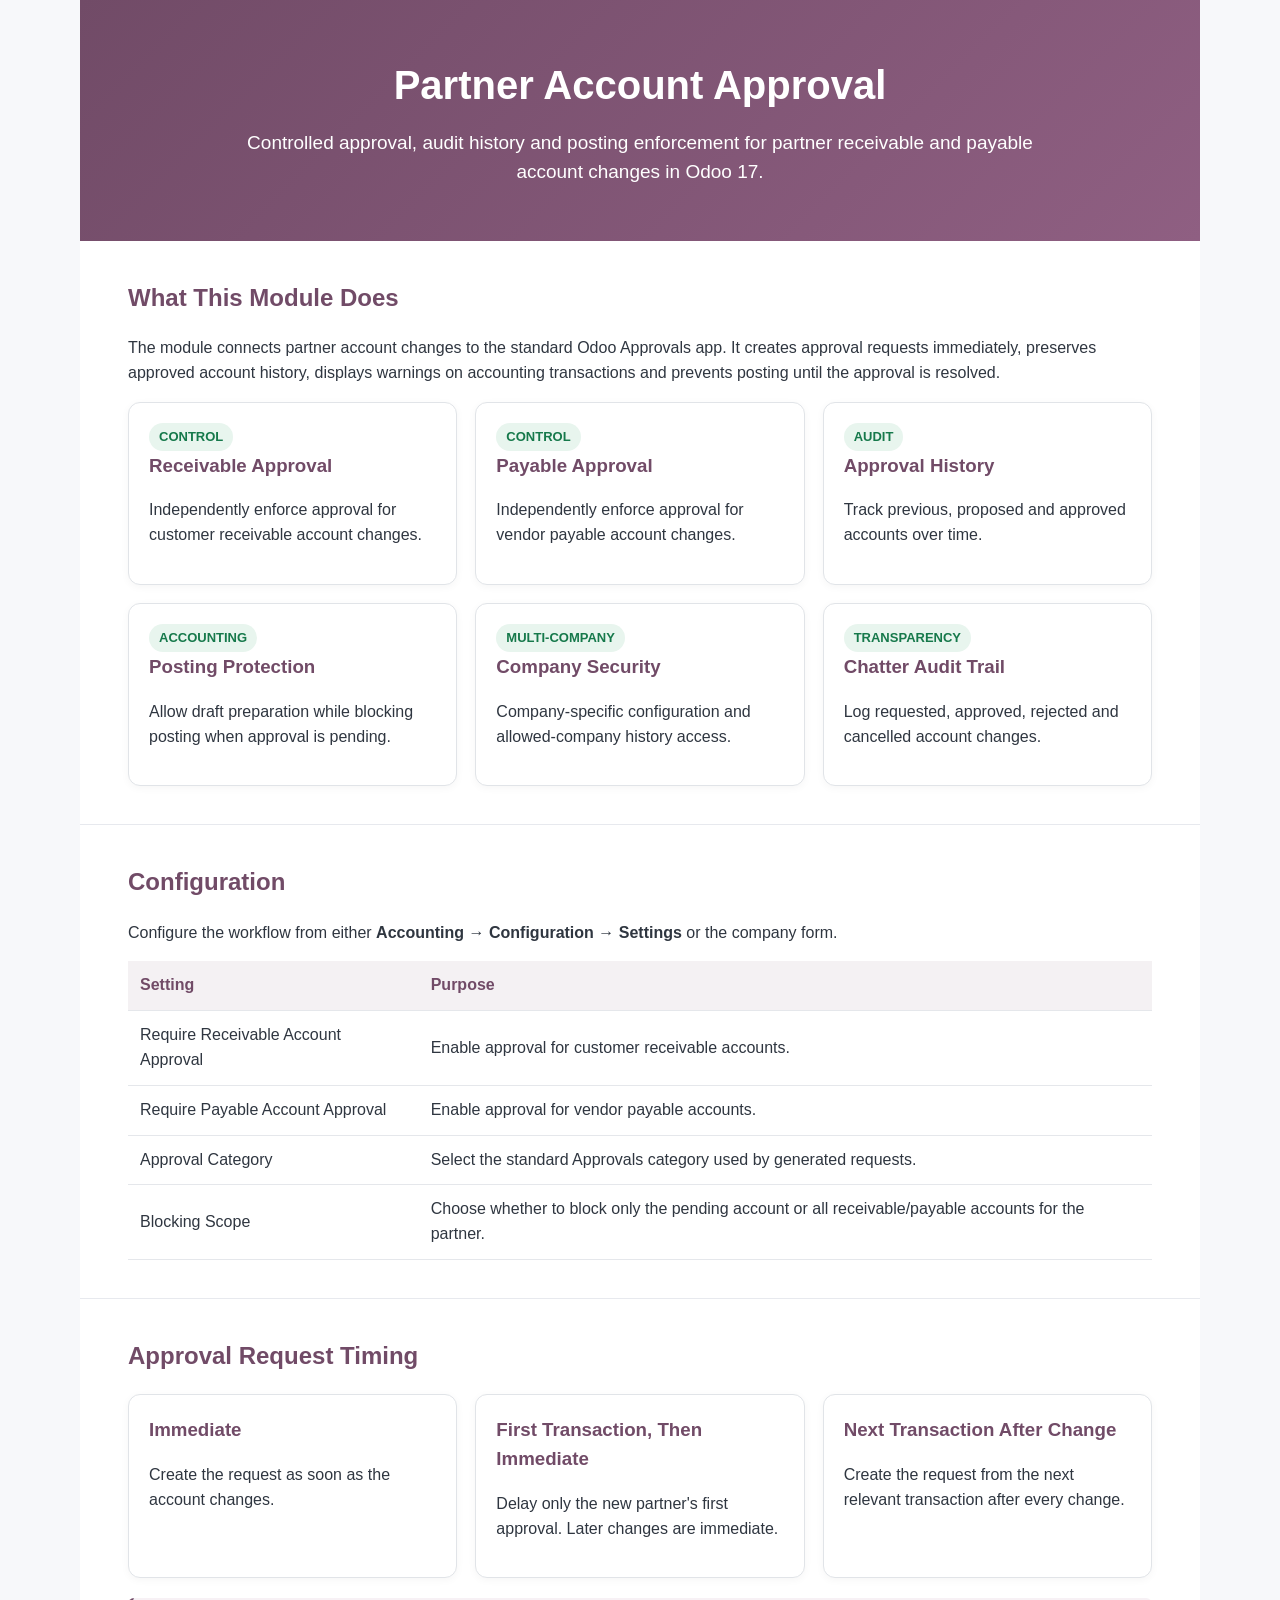
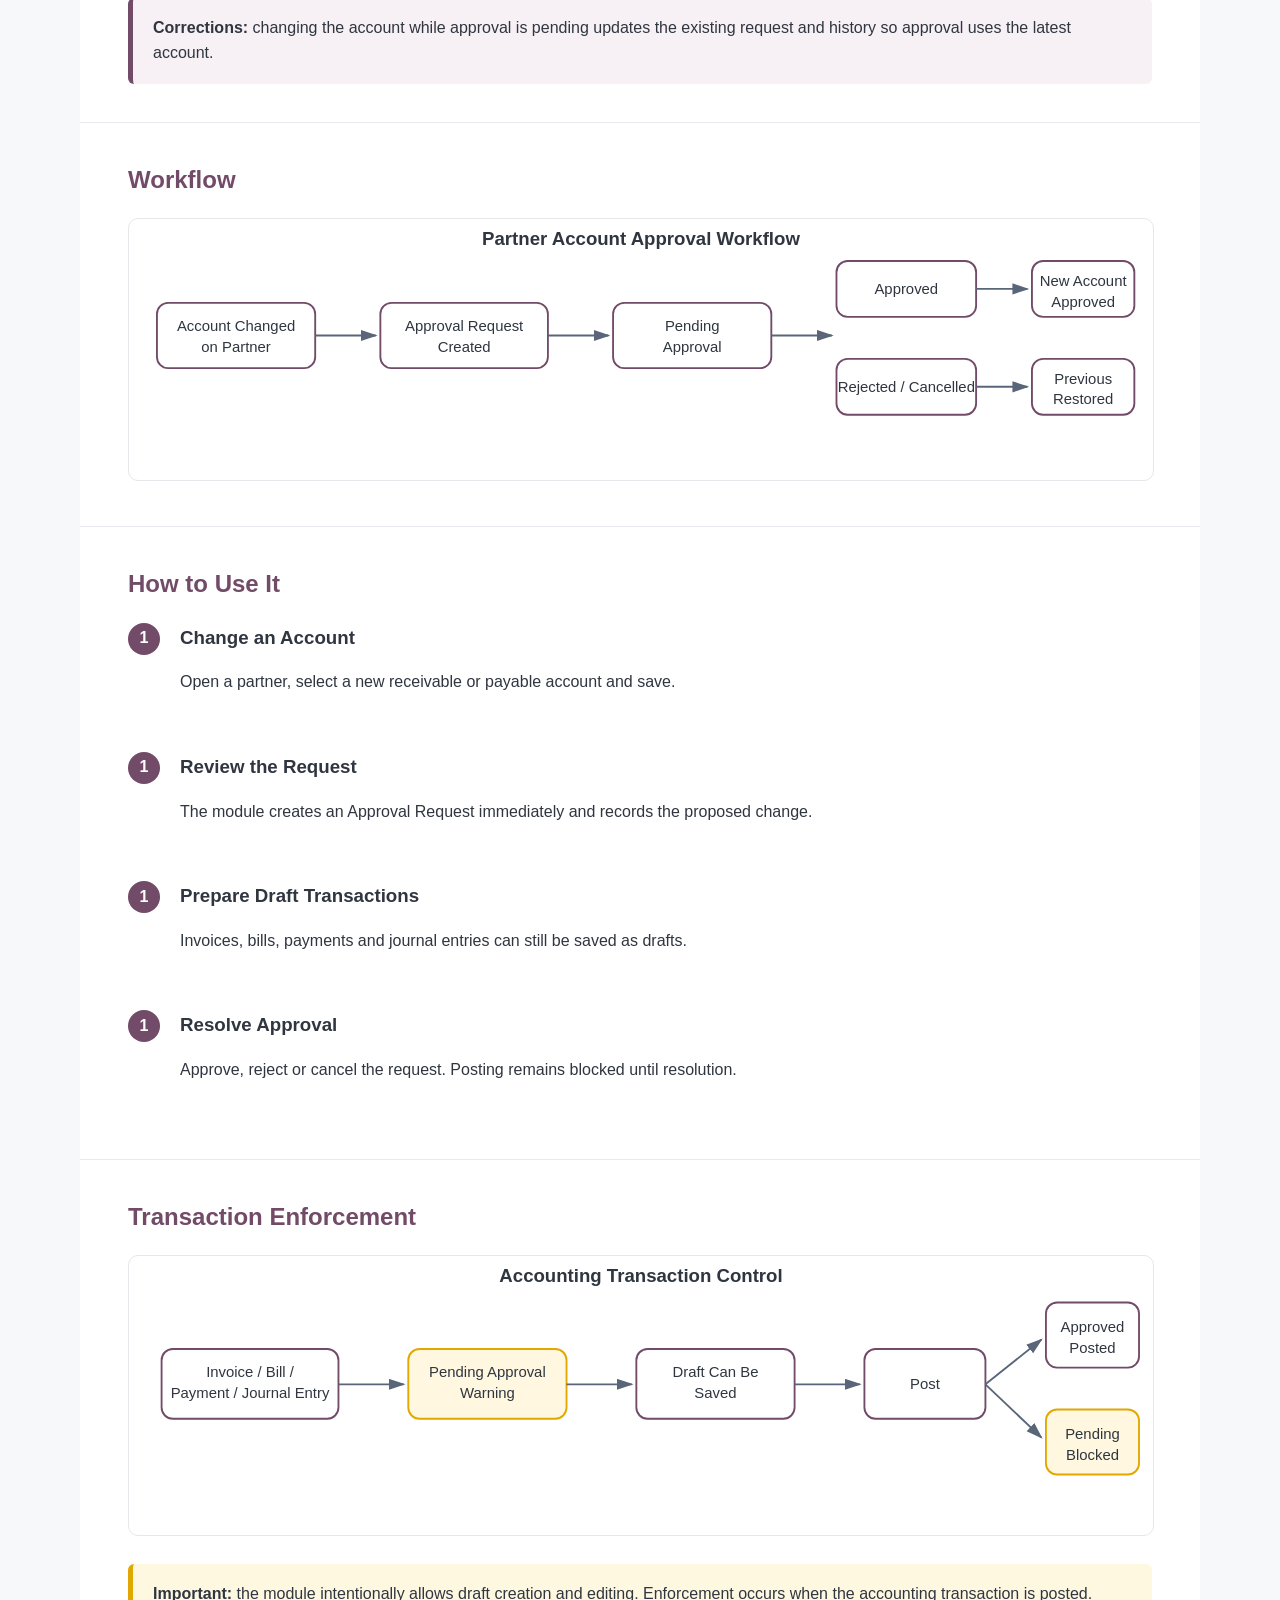
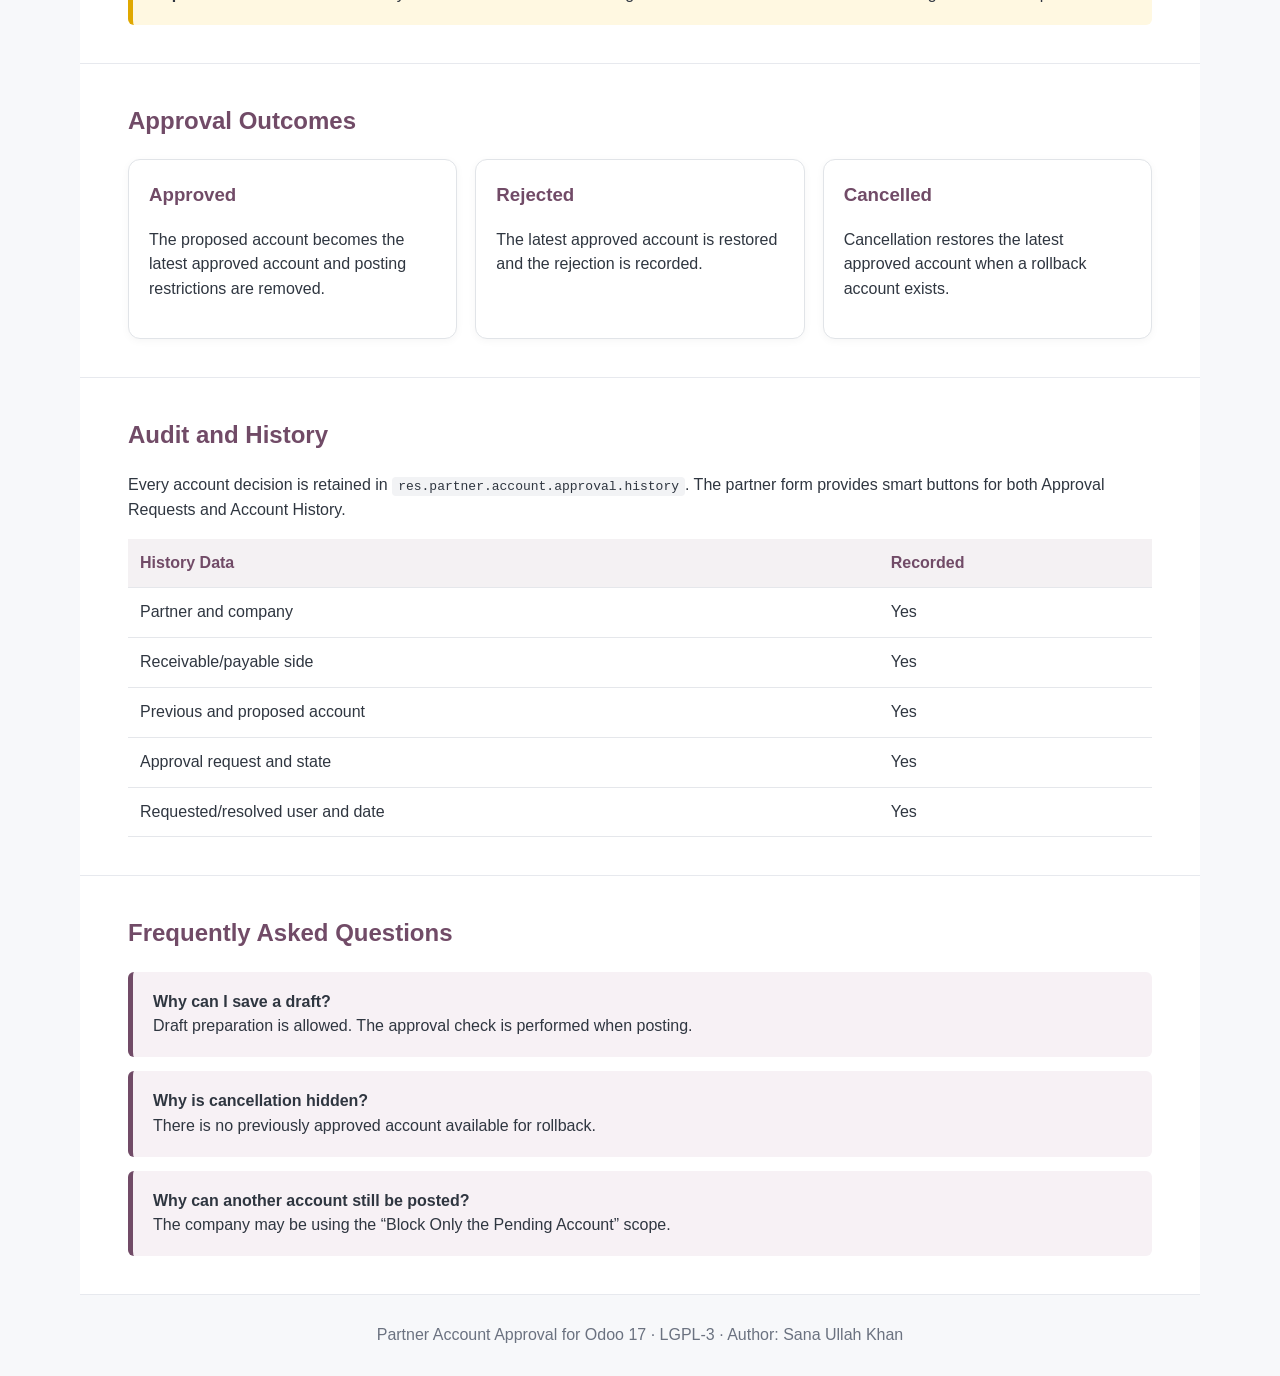
<file: partner_account_approval/static/description/index.html>
<!DOCTYPE html>
<html lang="en">
<head>
<meta charset="utf-8"/>
<title>Partner Account Approval</title>
<style>
body{font-family:Arial,Helvetica,sans-serif;color:#2f3640;line-height:1.55;margin:0;background:#f7f8fa}
.container{max-width:1120px;margin:0 auto;background:#fff}
.hero{padding:54px 48px;background:linear-gradient(135deg,#714b67,#8f5f82);color:#fff;text-align:center}
.hero h1{font-size:40px;margin:0 0 12px}
.hero p{font-size:19px;margin:0 auto;max-width:820px}
.section{padding:38px 48px;border-bottom:1px solid #e7e9ee}
.section h2{color:#714b67;margin-top:0}
.grid{display:grid;grid-template-columns:repeat(3,1fr);gap:18px}
.card{border:1px solid #e1e4e8;border-radius:12px;padding:20px;background:#fff;box-shadow:0 2px 8px rgba(0,0,0,.04)}
.card h3{margin-top:0;color:#714b67}
.badge{display:inline-block;background:#e8f5ee;color:#16794b;padding:4px 10px;border-radius:20px;font-size:13px;font-weight:700}
.callout{border-left:5px solid #714b67;background:#f7f1f5;padding:18px 20px;border-radius:6px}
.warning{border-left-color:#e0a800;background:#fff8e1}
table{width:100%;border-collapse:collapse}
th,td{padding:12px;border-bottom:1px solid #e5e7eb;text-align:left}
th{background:#f4f1f3;color:#714b67}
img.diagram{width:100%;height:auto;border:1px solid #e5e7eb;border-radius:10px;background:#fff}
.steps{counter-reset:step}
.step{position:relative;padding:0 0 22px 52px}
.step:before{counter-increment:step;content:counter(step);position:absolute;left:0;top:0;width:32px;height:32px;border-radius:50%;background:#714b67;color:#fff;display:flex;align-items:center;justify-content:center;font-weight:700}
code{background:#f2f3f5;padding:2px 6px;border-radius:4px}
.footer{text-align:center;padding:28px;color:#6b7280;background:#f7f8fa}
@media(max-width:800px){.grid{grid-template-columns:1fr}.section,.hero{padding:30px 22px}}
</style>
</head>
<body>
<div class="container">
  <section class="hero">
    <h1>Partner Account Approval</h1>
    <p>Controlled approval, audit history and posting enforcement for partner receivable and payable account changes in Odoo 17.</p>
  </section>

  <section class="section">
    <h2>What This Module Does</h2>
    <p>The module connects partner account changes to the standard Odoo Approvals app. It creates approval requests immediately, preserves approved account history, displays warnings on accounting transactions and prevents posting until the approval is resolved.</p>
    <div class="grid">
      <div class="card"><span class="badge">CONTROL</span><h3>Receivable Approval</h3><p>Independently enforce approval for customer receivable account changes.</p></div>
      <div class="card"><span class="badge">CONTROL</span><h3>Payable Approval</h3><p>Independently enforce approval for vendor payable account changes.</p></div>
      <div class="card"><span class="badge">AUDIT</span><h3>Approval History</h3><p>Track previous, proposed and approved accounts over time.</p></div>
      <div class="card"><span class="badge">ACCOUNTING</span><h3>Posting Protection</h3><p>Allow draft preparation while blocking posting when approval is pending.</p></div>
      <div class="card"><span class="badge">MULTI-COMPANY</span><h3>Company Security</h3><p>Company-specific configuration and allowed-company history access.</p></div>
      <div class="card"><span class="badge">TRANSPARENCY</span><h3>Chatter Audit Trail</h3><p>Log requested, approved, rejected and cancelled account changes.</p></div>
    </div>
  </section>

  <section class="section">
    <h2>Configuration</h2>
    <p>Configure the workflow from either <strong>Accounting → Configuration → Settings</strong> or the company form.</p>
    <table>
      <tr><th>Setting</th><th>Purpose</th></tr>
      <tr><td>Require Receivable Account Approval</td><td>Enable approval for customer receivable accounts.</td></tr>
      <tr><td>Require Payable Account Approval</td><td>Enable approval for vendor payable accounts.</td></tr>
      <tr><td>Approval Category</td><td>Select the standard Approvals category used by generated requests.</td></tr>
      <tr><td>Blocking Scope</td><td>Choose whether to block only the pending account or all receivable/payable accounts for the partner.</td></tr>
    </table>
  </section>


  <section class="section">
    <h2>Approval Request Timing</h2>
    <div class="grid">
      <div class="card"><h3>Immediate</h3><p>Create the request as soon as the account changes.</p></div>
      <div class="card"><h3>First Transaction, Then Immediate</h3><p>Delay only the new partner's first approval. Later changes are immediate.</p></div>
      <div class="card"><h3>Next Transaction After Change</h3><p>Create the request from the next relevant transaction after every change.</p></div>
    </div>
    <div class="callout" style="margin-top:20px"><strong>Corrections:</strong> changing the account while approval is pending updates the existing request and history so approval uses the latest account.</div>
  </section>

  <section class="section">
    <h2>Workflow</h2>
    <img class="diagram" src="workflow.svg" alt="Approval workflow"/>
  </section>

  <section class="section">
    <h2>How to Use It</h2>
    <div class="step"><h3>Change an Account</h3><p>Open a partner, select a new receivable or payable account and save.</p></div>
    <div class="step"><h3>Review the Request</h3><p>The module creates an Approval Request immediately and records the proposed change.</p></div>
    <div class="step"><h3>Prepare Draft Transactions</h3><p>Invoices, bills, payments and journal entries can still be saved as drafts.</p></div>
    <div class="step"><h3>Resolve Approval</h3><p>Approve, reject or cancel the request. Posting remains blocked until resolution.</p></div>
  </section>

  <section class="section">
    <h2>Transaction Enforcement</h2>
    <img class="diagram" src="transaction_control.svg" alt="Transaction posting control"/>
    <div class="callout warning" style="margin-top:20px">
      <strong>Important:</strong> the module intentionally allows draft creation and editing. Enforcement occurs when the accounting transaction is posted.
    </div>
  </section>

  <section class="section">
    <h2>Approval Outcomes</h2>
    <div class="grid">
      <div class="card"><h3>Approved</h3><p>The proposed account becomes the latest approved account and posting restrictions are removed.</p></div>
      <div class="card"><h3>Rejected</h3><p>The latest approved account is restored and the rejection is recorded.</p></div>
      <div class="card"><h3>Cancelled</h3><p>Cancellation restores the latest approved account when a rollback account exists.</p></div>
    </div>
  </section>

  <section class="section">
    <h2>Audit and History</h2>
    <p>Every account decision is retained in <code>res.partner.account.approval.history</code>. The partner form provides smart buttons for both Approval Requests and Account History.</p>
    <table>
      <tr><th>History Data</th><th>Recorded</th></tr>
      <tr><td>Partner and company</td><td>Yes</td></tr>
      <tr><td>Receivable/payable side</td><td>Yes</td></tr>
      <tr><td>Previous and proposed account</td><td>Yes</td></tr>
      <tr><td>Approval request and state</td><td>Yes</td></tr>
      <tr><td>Requested/resolved user and date</td><td>Yes</td></tr>
    </table>
  </section>

  <section class="section">
    <h2>Frequently Asked Questions</h2>
    <div class="callout"><strong>Why can I save a draft?</strong><br/>Draft preparation is allowed. The approval check is performed when posting.</div>
    <div class="callout" style="margin-top:14px"><strong>Why is cancellation hidden?</strong><br/>There is no previously approved account available for rollback.</div>
    <div class="callout" style="margin-top:14px"><strong>Why can another account still be posted?</strong><br/>The company may be using the “Block Only the Pending Account” scope.</div>
  </section>

  <div class="footer">Partner Account Approval for Odoo 17 · LGPL-3 · Author: Sana Ullah Khan</div>
</div>
</body>
</html>
</file>
